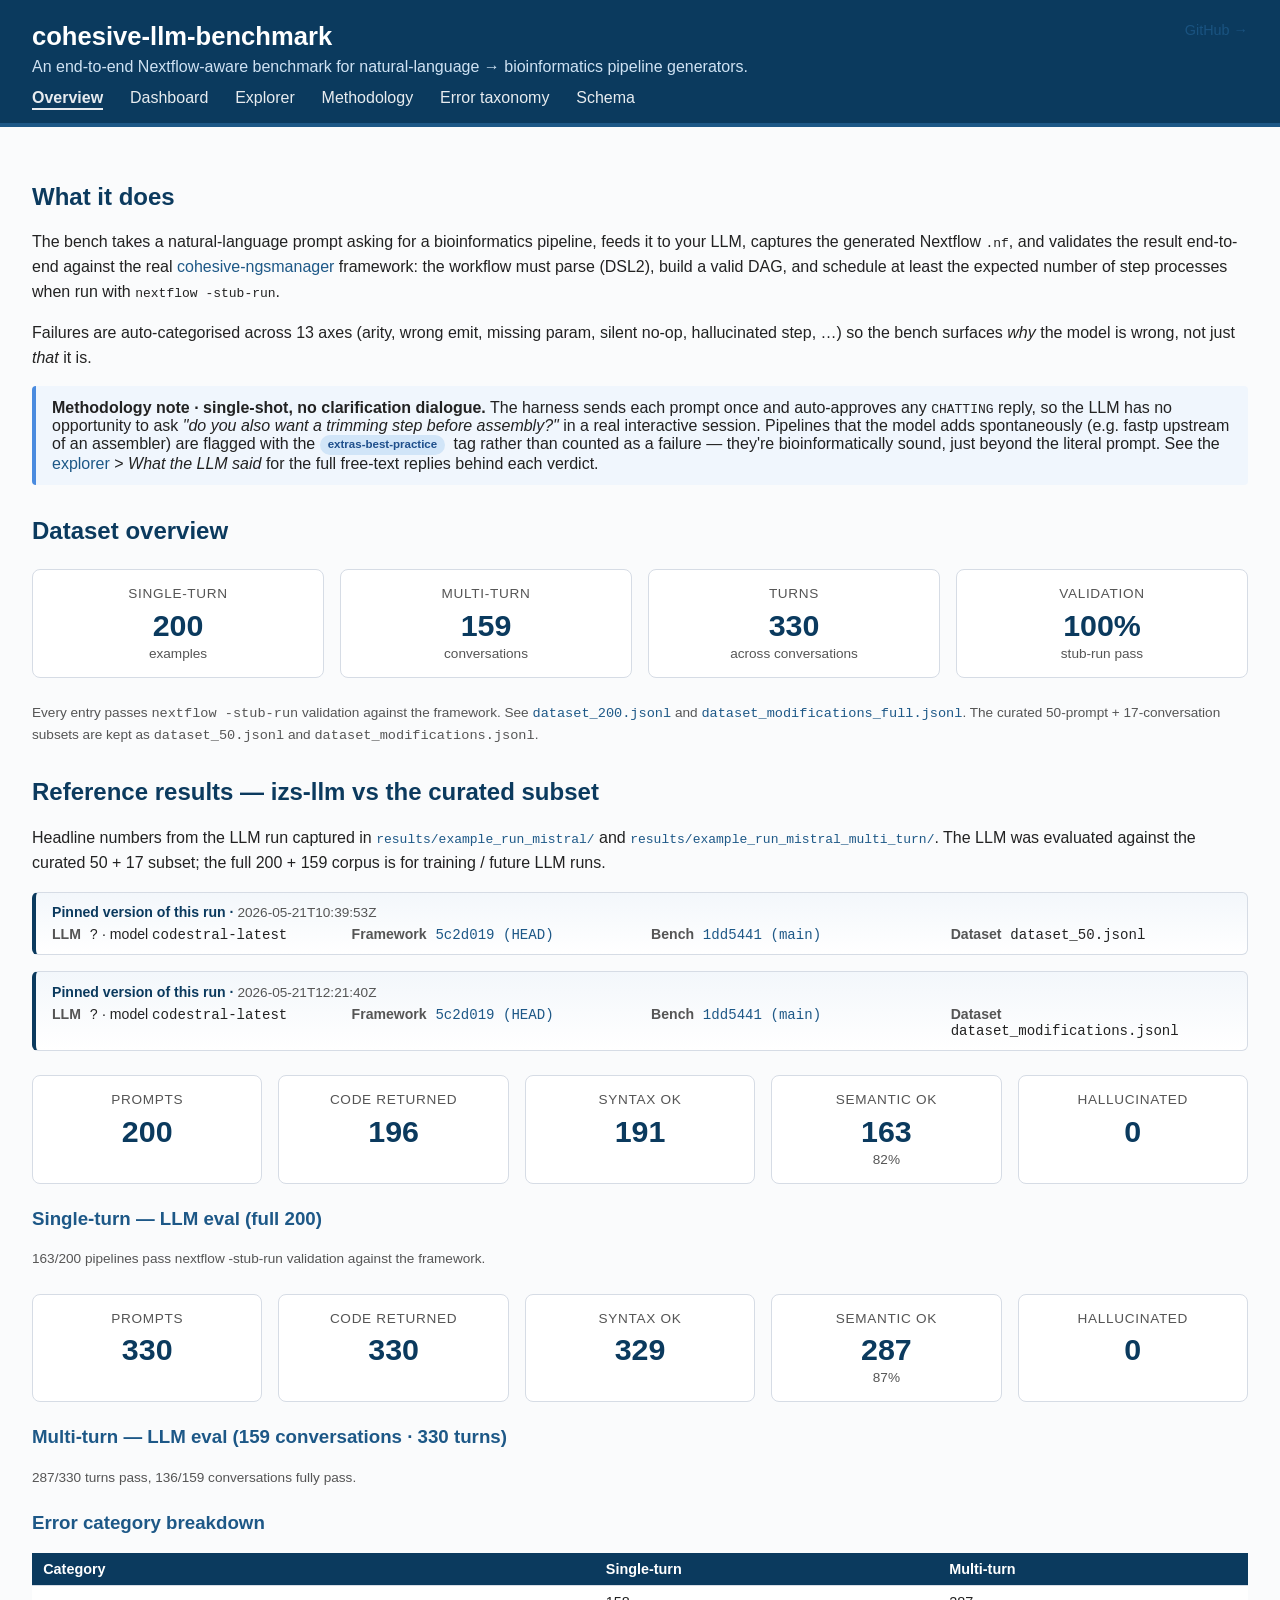
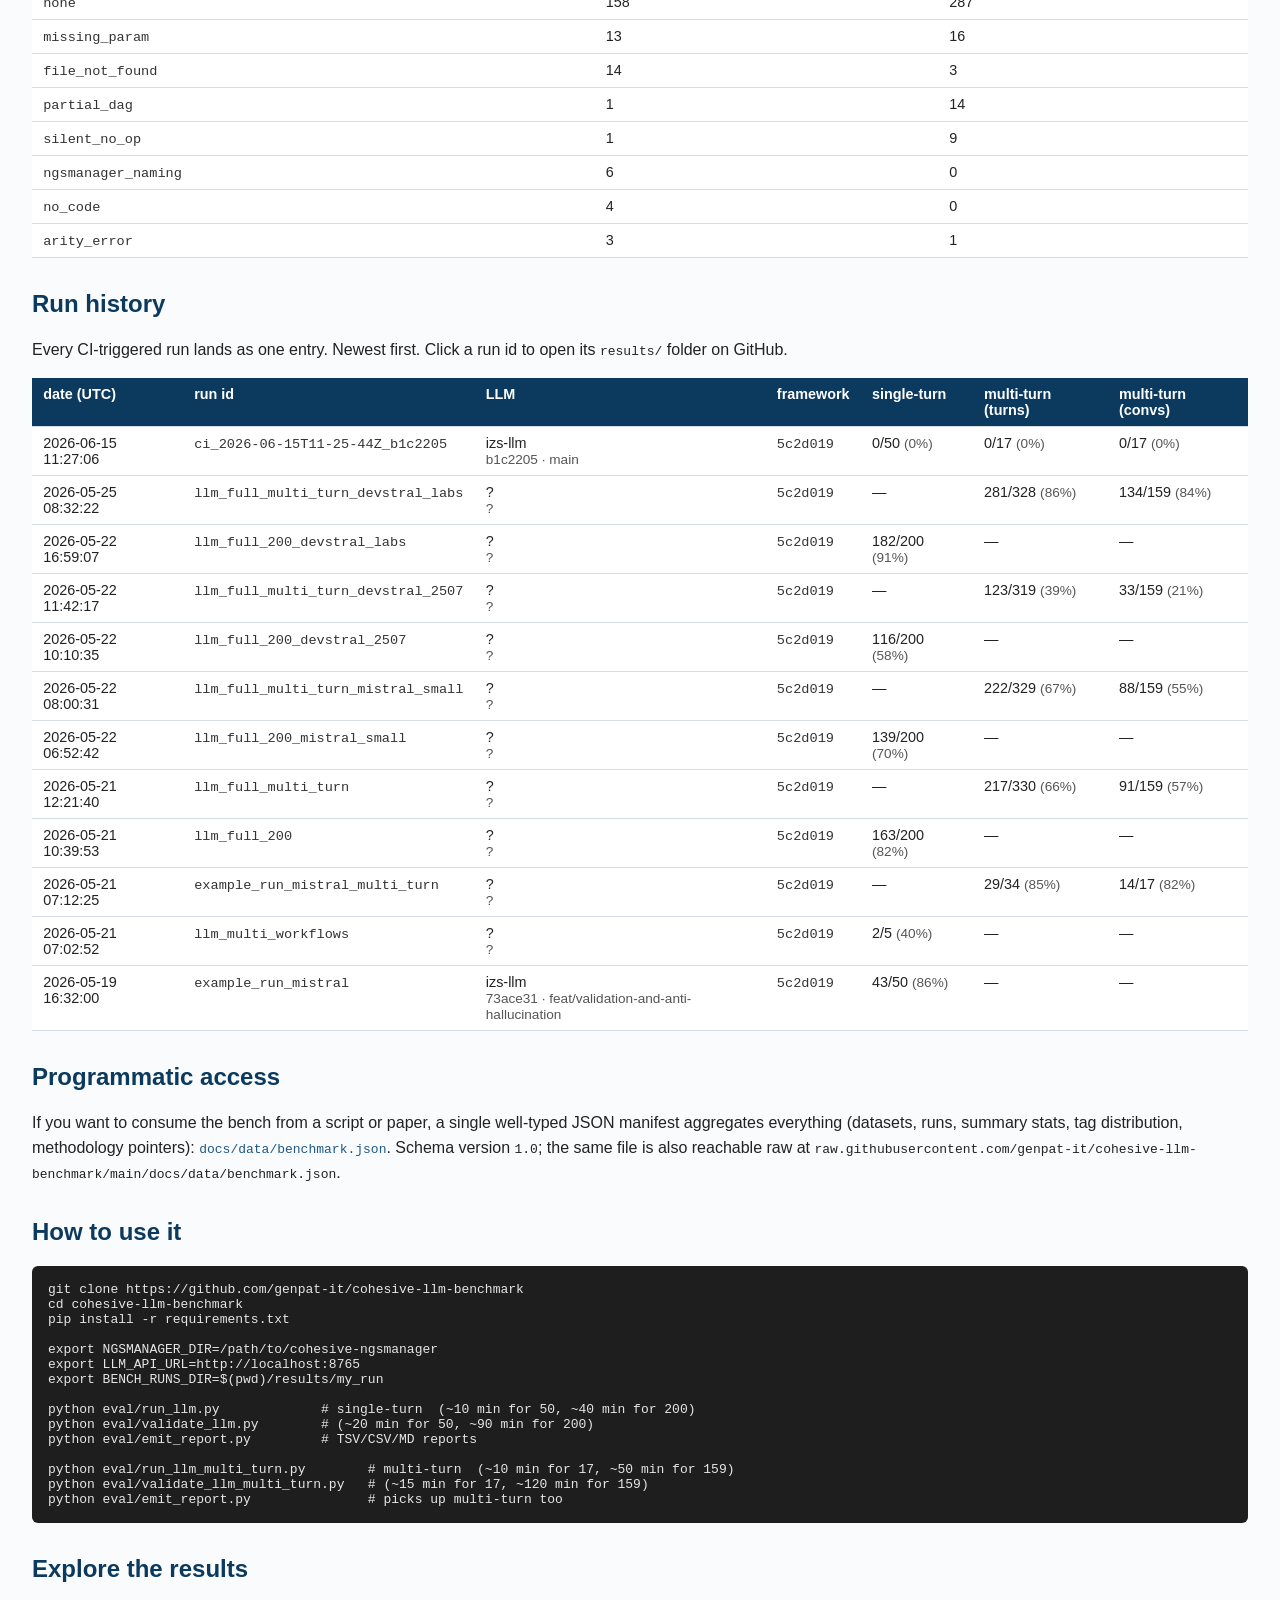
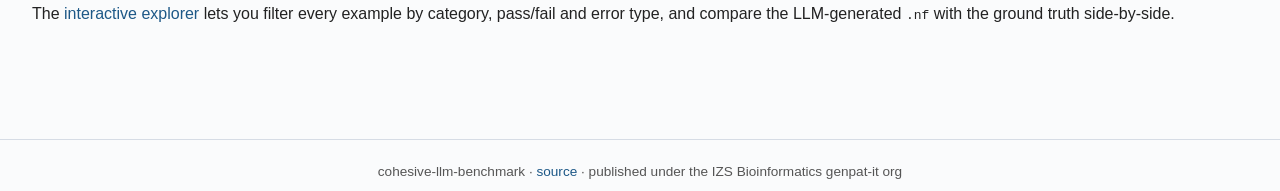
<file: docs/index.html>
<!doctype html>
<html lang="en">
<head>
<meta charset="utf-8">
<meta name="viewport" content="width=device-width, initial-scale=1">
<title>cohesive-llm-benchmark</title>
<link rel="stylesheet" href="assets/style.css">
</head>
<body>
<header>
  <a class="github-link" href="https://github.com/genpat-it/cohesive-llm-benchmark" target="_blank">GitHub →</a>
  <h1>cohesive-llm-benchmark</h1>
  <div class="tagline">An end-to-end Nextflow-aware benchmark for natural-language → bioinformatics pipeline generators.</div>
  <nav>
    <a href="./" class="active">Overview</a>
    <a href="dashboard.html">Dashboard</a>
    <a href="explorer.html">Explorer</a>
    <a href="https://github.com/genpat-it/cohesive-llm-benchmark/blob/main/METHODOLOGY.md">Methodology</a>
    <a href="https://github.com/genpat-it/cohesive-llm-benchmark/blob/main/docs/error_taxonomy.md">Error taxonomy</a>
    <a href="https://github.com/genpat-it/cohesive-llm-benchmark/blob/main/docs/dataset_schema.md">Schema</a>
  </nav>
</header>

<main>
  <h2>What it does</h2>
  <p>The bench takes a natural-language prompt asking for a bioinformatics pipeline, feeds it to your LLM, captures the generated Nextflow <code>.nf</code>, and validates the result end-to-end against the real <a href="https://github.com/genpat-it/cohesive-ngsmanager">cohesive-ngsmanager</a> framework: the workflow must parse (DSL2), build a valid DAG, and schedule at least the expected number of step processes when run with <code>nextflow -stub-run</code>.</p>

  <p>Failures are auto-categorised across 13 axes (arity, wrong emit, missing param, silent no-op, hallucinated step, …) so the bench surfaces <em>why</em> the model is wrong, not just <em>that</em> it is.</p>

  <div class="callout" style="border-left: 4px solid #4a8bdf; background: #f0f6fd; padding: 0.8rem 1rem; margin: 1rem 0; border-radius: 4px;">
    <strong>Methodology note · single-shot, no clarification dialogue.</strong>
    The harness sends each prompt once and auto-approves any <code>CHATTING</code>
    reply, so the LLM has no opportunity to ask <em>"do you also want a trimming
    step before assembly?"</em> in a real interactive session. Pipelines that the
    model adds spontaneously (e.g. fastp upstream of an assembler) are flagged
    with the <span class="tag extras-best-practice">extras-best-practice</span>
    tag rather than counted as a failure — they're bioinformatically sound,
    just beyond the literal prompt. See the
    <a href="explorer.html">explorer</a> &gt; <em>What the LLM said</em> for the
    full free-text replies behind each verdict.
  </div>

  <h2>Dataset overview</h2>
  <div class="metrics" id="metrics-dataset"></div>
  <p class="muted">Every entry passes <code>nextflow -stub-run</code> validation against the framework. See
    <a href="https://github.com/genpat-it/cohesive-llm-benchmark/blob/main/dataset/dataset_200.jsonl"><code>dataset_200.jsonl</code></a>
    and
    <a href="https://github.com/genpat-it/cohesive-llm-benchmark/blob/main/dataset/dataset_modifications_full.jsonl"><code>dataset_modifications_full.jsonl</code></a>.
    The curated 50-prompt + 17-conversation subsets are kept as
    <code>dataset_50.jsonl</code> and <code>dataset_modifications.jsonl</code>.</p>

  <h2>Reference results — izs-llm vs the curated subset</h2>
  <p>Headline numbers from the LLM run captured in
    <a href="https://github.com/genpat-it/cohesive-llm-benchmark/tree/main/results/example_run_mistral"><code>results/example_run_mistral/</code></a>
    and
    <a href="https://github.com/genpat-it/cohesive-llm-benchmark/tree/main/results/example_run_mistral_multi_turn"><code>results/example_run_mistral_multi_turn/</code></a>.
    The LLM was evaluated against the curated 50 + 17 subset; the full 200 + 159 corpus is for training / future LLM runs.</p>

  <div id="version-banners"></div>

  <div class="metrics" id="metrics-single"></div>
  <h3>Single-turn — LLM eval (full 200)</h3>
  <p id="single-summary" class="muted">loading…</p>

  <div class="metrics" id="metrics-multi"></div>
  <h3>Multi-turn — LLM eval (159 conversations · 330 turns)</h3>
  <p id="multi-summary" class="muted">loading…</p>

  <h3>Error category breakdown</h3>
  <table class="bench" id="errors-table">
    <thead><tr><th>Category</th><th>Single-turn</th><th>Multi-turn</th></tr></thead>
    <tbody></tbody>
  </table>

  <h2>Run history</h2>
  <p>Every CI-triggered run lands as one entry. Newest first. Click a run id to open its <code>results/</code> folder on GitHub.</p>
  <table class="bench" id="history-table">
    <thead><tr><th>date (UTC)</th><th>run id</th><th>LLM</th><th>framework</th><th>single-turn</th><th>multi-turn (turns)</th><th>multi-turn (convs)</th></tr></thead>
    <tbody><tr><td colspan="7"><em>loading…</em></td></tr></tbody>
  </table>

  <h2>Programmatic access</h2>
  <p>If you want to consume the bench from a script or paper, a single
    well-typed JSON manifest aggregates everything (datasets, runs, summary
    stats, tag distribution, methodology pointers):
    <a href="data/benchmark.json"><code>docs/data/benchmark.json</code></a>.
    Schema version <code>1.0</code>; the same file is also reachable raw at
    <code>raw.githubusercontent.com/genpat-it/cohesive-llm-benchmark/main/docs/data/benchmark.json</code>.
  </p>

  <h2>How to use it</h2>
  <pre style="background: var(--code-bg); color: var(--code-fg); padding: 1rem; border-radius: 6px; overflow-x: auto;">
git clone https://github.com/genpat-it/cohesive-llm-benchmark
cd cohesive-llm-benchmark
pip install -r requirements.txt

export NGSMANAGER_DIR=/path/to/cohesive-ngsmanager
export LLM_API_URL=http://localhost:8765
export BENCH_RUNS_DIR=$(pwd)/results/my_run

python eval/run_llm.py             # single-turn  (~10 min for 50, ~40 min for 200)
python eval/validate_llm.py        # (~20 min for 50, ~90 min for 200)
python eval/emit_report.py         # TSV/CSV/MD reports

python eval/run_llm_multi_turn.py        # multi-turn  (~10 min for 17, ~50 min for 159)
python eval/validate_llm_multi_turn.py   # (~15 min for 17, ~120 min for 159)
python eval/emit_report.py               # picks up multi-turn too</pre>

  <h2>Explore the results</h2>
  <p>The <a href="explorer.html">interactive explorer</a> lets you filter every example by category, pass/fail and error type, and compare the LLM-generated <code>.nf</code> with the ground truth side-by-side.</p>
</main>

<footer>
  cohesive-llm-benchmark · <a href="https://github.com/genpat-it/cohesive-llm-benchmark">source</a> · published under the IZS Bioinformatics genpat-it org
</footer>

<script src="assets/app.js"></script>
<script>
(async function () {
  try {
    const [vSingle, vMulti, mSingle, mMulti,
           dsSingleFull, dsMultiFull] = await Promise.all([
      // Headline KPIs come from the FULL LLM eval (200 + 330 turns)
      loadJsonl("data/llm_full_200_verdicts_augmented.jsonl"),
      loadJsonl("data/llm_full_multi_turn_verdicts_augmented.jsonl"),
      loadMeta("data/llm_full_200_metadata.json"),
      loadMeta("data/llm_full_multi_turn_metadata.json"),
      loadJsonl("data/dataset_200.jsonl").catch(() => []),
      loadJsonl("data/dataset_modifications_full.jsonl").catch(() => []),
    ]);

    // ----- dataset overview cards
    const dsTotal = dsSingleFull.length;
    const convs = dsMultiFull.length;
    let turns = 0;
    for (const c of dsMultiFull) turns += (c.turns || []).length;
    const dsBox = document.getElementById("metrics-dataset");
    if (dsBox) {
      dsBox.innerHTML = `
        <div class="card"><div class="label">single-turn</div><div class="value">${dsTotal}</div><div class="sub">examples</div></div>
        <div class="card"><div class="label">multi-turn</div><div class="value">${convs}</div><div class="sub">conversations</div></div>
        <div class="card"><div class="label">turns</div><div class="value">${turns}</div><div class="sub">across conversations</div></div>
        <div class="card"><div class="label">validation</div><div class="value">100%</div><div class="sub">stub-run pass</div></div>
      `;
    }

    // version-pin banners (one per corpus if available)
    const vb = document.getElementById("version-banners");
    if (vb) {
      vb.innerHTML = (metaBanner(mSingle, "dataset_50.jsonl") || "") +
                     (metaBanner(mMulti, "dataset_modifications.jsonl") || "");
    }

    function renderCards(target, s) {
      target.innerHTML = `
        <div class="card"><div class="label">prompts</div><div class="value">${s.total}</div></div>
        <div class="card"><div class="label">code returned</div><div class="value">${s.code}</div></div>
        <div class="card"><div class="label">syntax OK</div><div class="value">${s.syntax}</div></div>
        <div class="card"><div class="label">semantic OK</div><div class="value">${s.semantic}</div><div class="sub">${s.pct}%</div></div>
        <div class="card"><div class="label">hallucinated</div><div class="value">${s.hallucinated}</div></div>`;
    }

    const sStats = summaryStats(vSingle);
    renderCards(document.getElementById("metrics-single"), sStats);
    document.getElementById("single-summary").textContent =
      `${sStats.semantic}/${sStats.total} pipelines pass nextflow -stub-run validation against the framework.`;

    const mStats = summaryStats(vMulti);
    renderCards(document.getElementById("metrics-multi"), mStats);
    const convCount = new Set(vMulti.map(v => v.conv_id)).size;
    const fullyOk = (function () {
      const by = {};
      for (const v of vMulti) (by[v.conv_id] = by[v.conv_id] || []).push(v);
      return Object.values(by).filter(rs => rs.every(r => r.semantic_valid)).length;
    })();
    document.getElementById("multi-summary").textContent =
      `${sStats.total ? mStats.semantic + "/" + mStats.total : "0/0"} turns pass, ${fullyOk}/${convCount} conversations fully pass.`;

    // error breakdown table
    const eSingle = Object.fromEntries(errorBreakdown(vSingle));
    const eMulti = Object.fromEntries(errorBreakdown(vMulti));
    const allCats = Array.from(new Set([...Object.keys(eSingle), ...Object.keys(eMulti)]));
    allCats.sort((a, b) => (eSingle[b] || 0) + (eMulti[b] || 0) - (eSingle[a] || 0) - (eMulti[a] || 0));
    const tbody = document.querySelector("#errors-table tbody");
    tbody.innerHTML = allCats.map(c =>
      `<tr><td><code>${esc(c)}</code></td><td>${eSingle[c] || 0}</td><td>${eMulti[c] || 0}</td></tr>`
    ).join("");

    // run history
    try {
      const hist = await loadJsonl("data/history.jsonl");
      const histTbody = document.querySelector("#history-table tbody");
      if (!hist.length) {
        histTbody.innerHTML = "<tr><td colspan=7><em>no runs recorded yet</em></td></tr>";
      } else {
        histTbody.innerHTML = hist.map(e => {
          const dt = (e.run_started_at || "").replace("T", " ").replace("Z", "");
          const llm = e.llm || {}, fw = e.framework || {};
          const st = e.single_turn, mt = e.multi_turn;
          const runUrl = `https://github.com/genpat-it/cohesive-llm-benchmark/tree/main/results/${esc(e.run_id)}`;
          return `<tr>
            <td>${esc(dt)}</td>
            <td><a href="${runUrl}" target="_blank"><code>${esc(e.run_id)}</code></a></td>
            <td>${llm.name ? esc(llm.name) : "?"}<br><span class="muted">${esc(llm.short_commit || "?")}${llm.branch ? " · " + esc(llm.branch) : ""}</span></td>
            <td><code>${esc(fw.short_commit || "?")}</code></td>
            <td>${st ? `${st.passed}/${st.total} <span class="muted">(${st.pct}%)</span>` : "—"}</td>
            <td>${mt ? `${mt.passed}/${mt.total} <span class="muted">(${mt.pct}%)</span>` : "—"}</td>
            <td>${mt && mt.convs_total ? `${mt.convs_full_pass}/${mt.convs_total} <span class="muted">(${mt.convs_pct}%)</span>` : "—"}</td>
          </tr>`;
        }).join("");
      }
    } catch (err) {
      document.querySelector("#history-table tbody").innerHTML =
        `<tr><td colspan=7><em>Failed to load history: ${esc(err.message)}</em></td></tr>`;
    }
  } catch (err) {
    console.error(err);
    document.getElementById("single-summary").textContent = "Failed to load data: " + err.message;
  }
})();
</script>
</body>
</html>
</file>
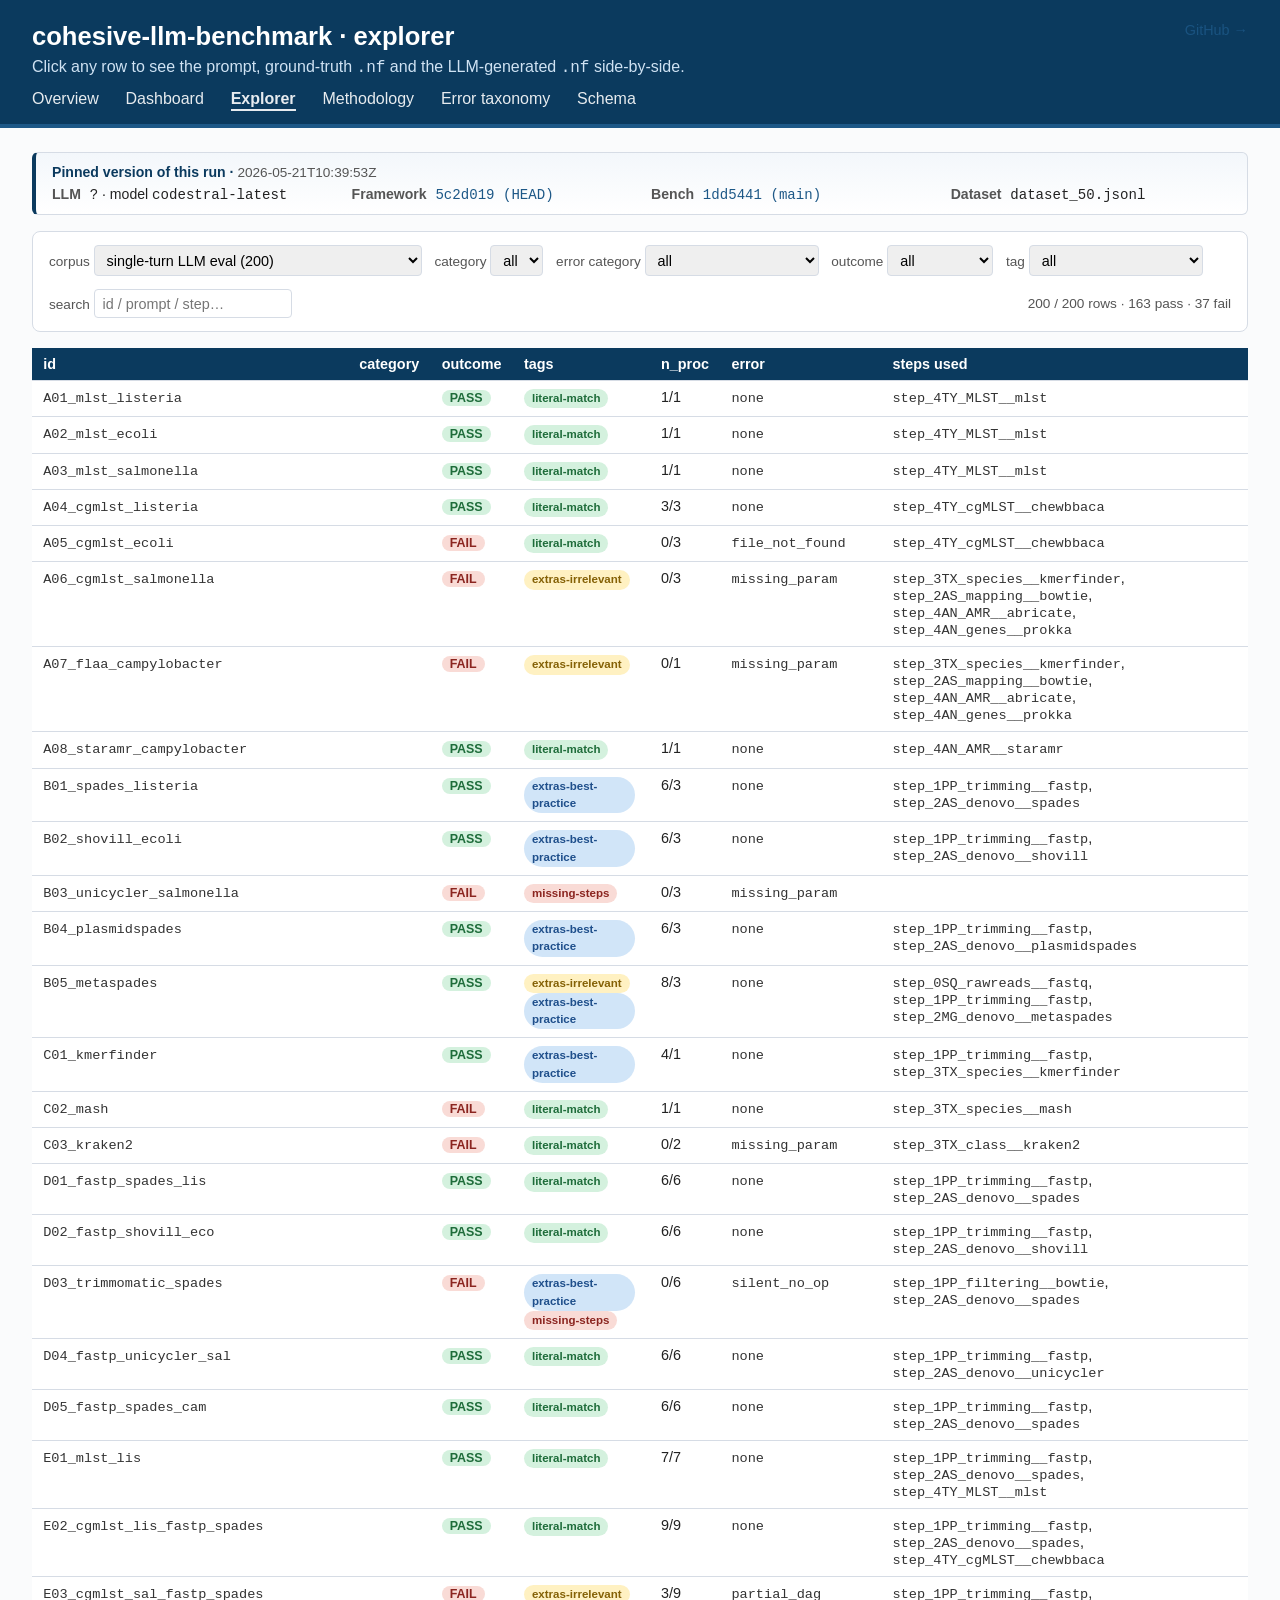
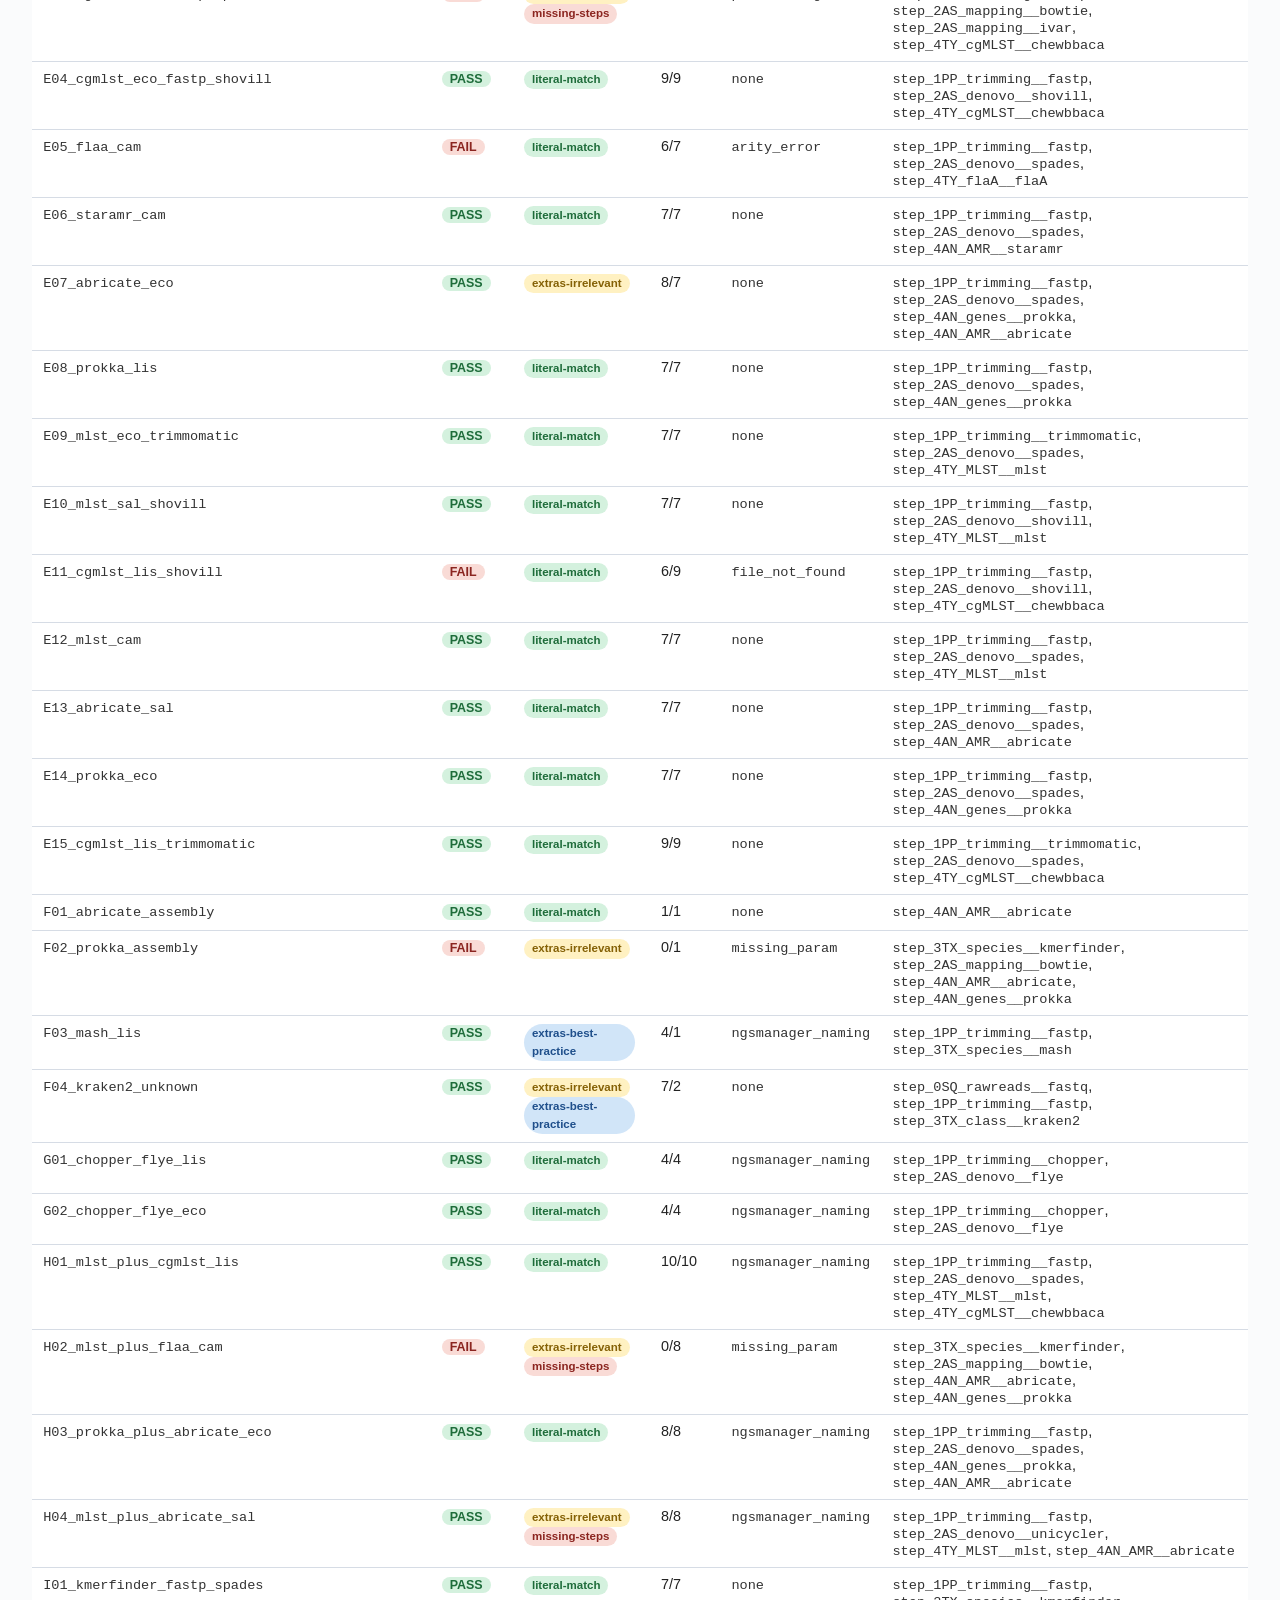
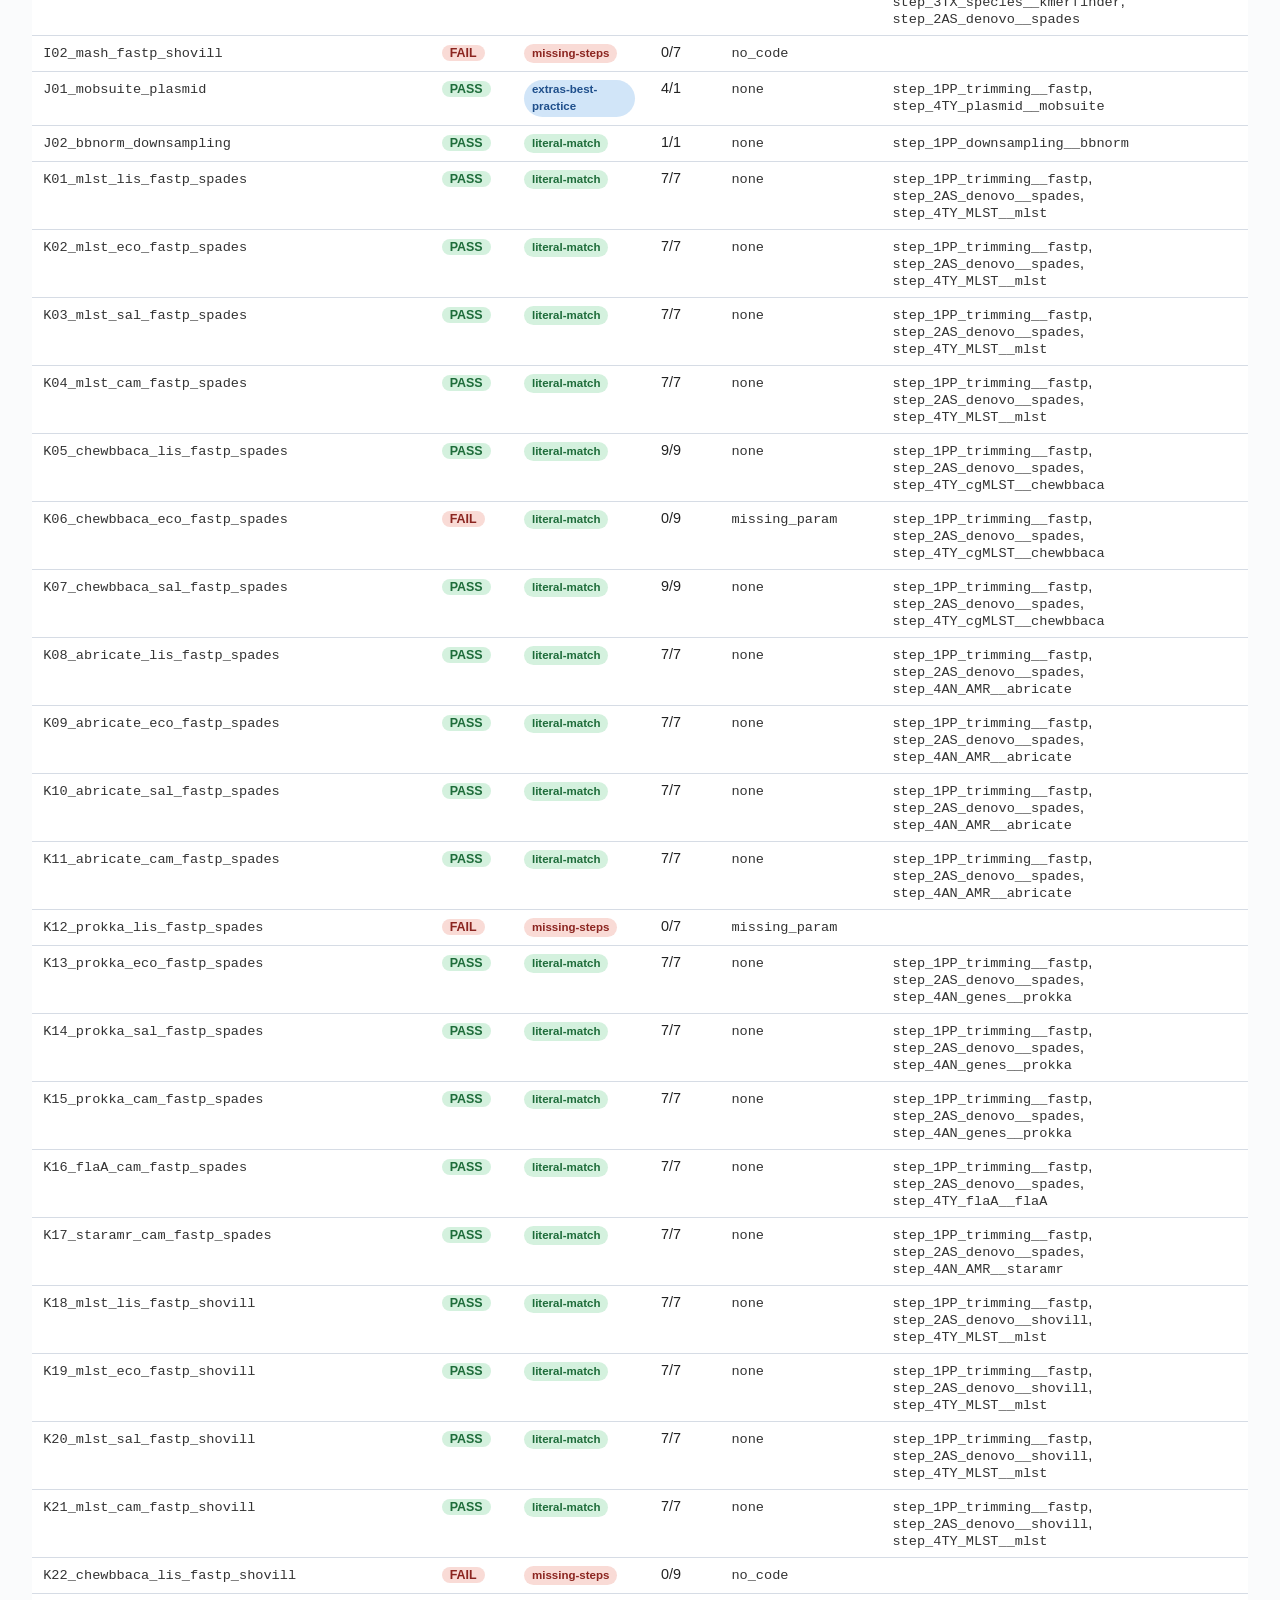
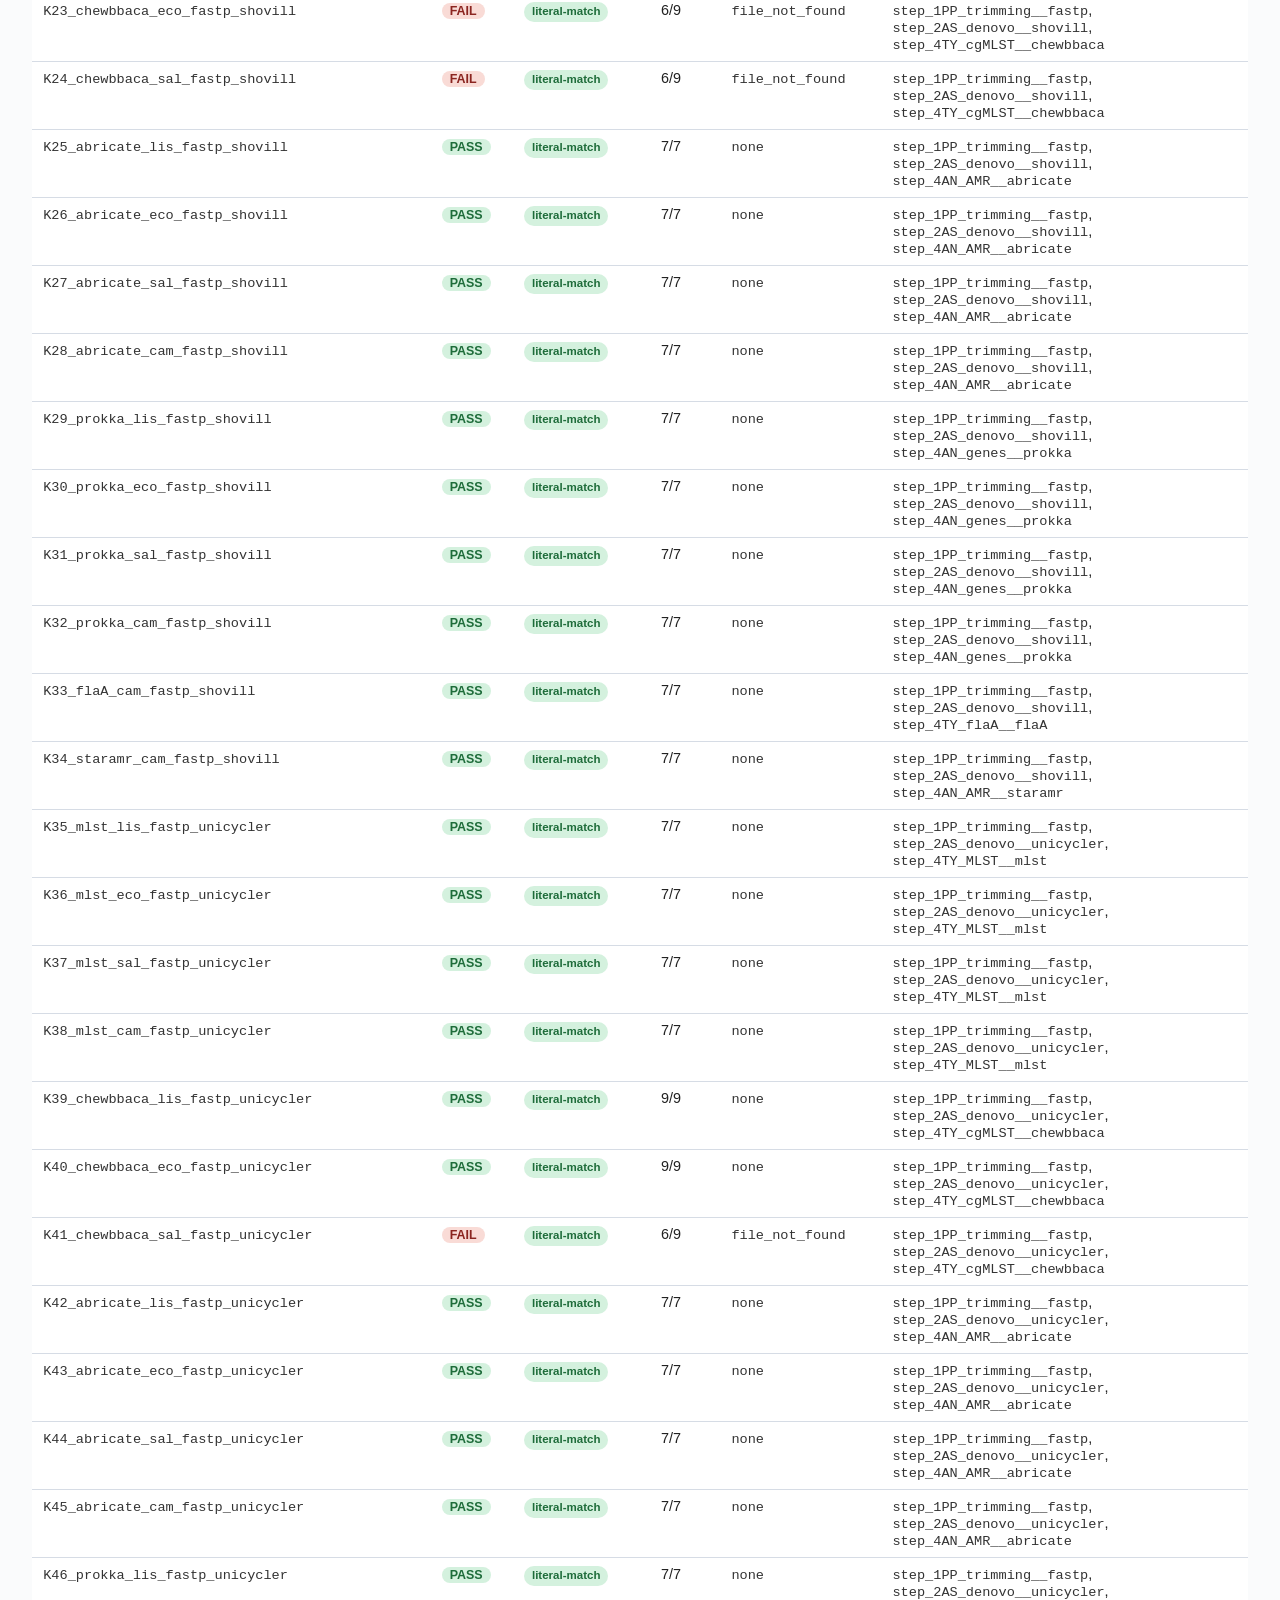
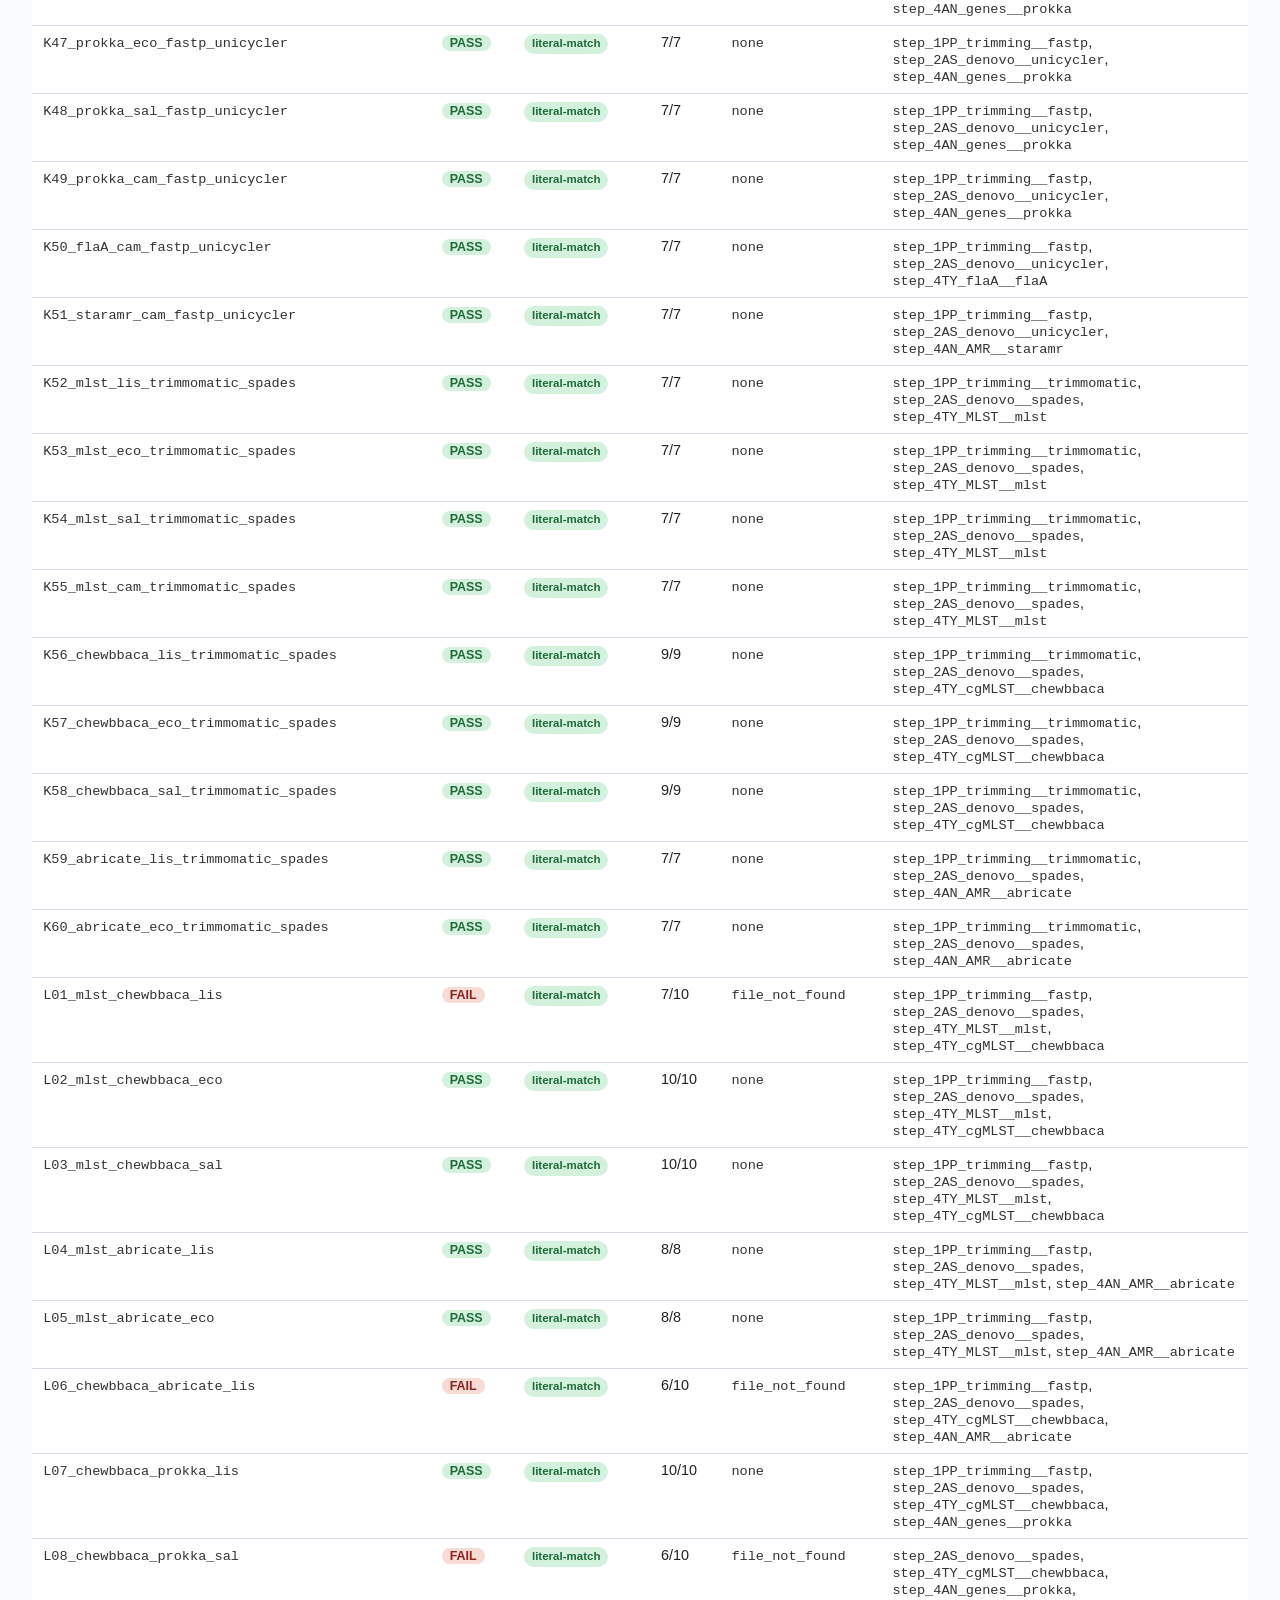
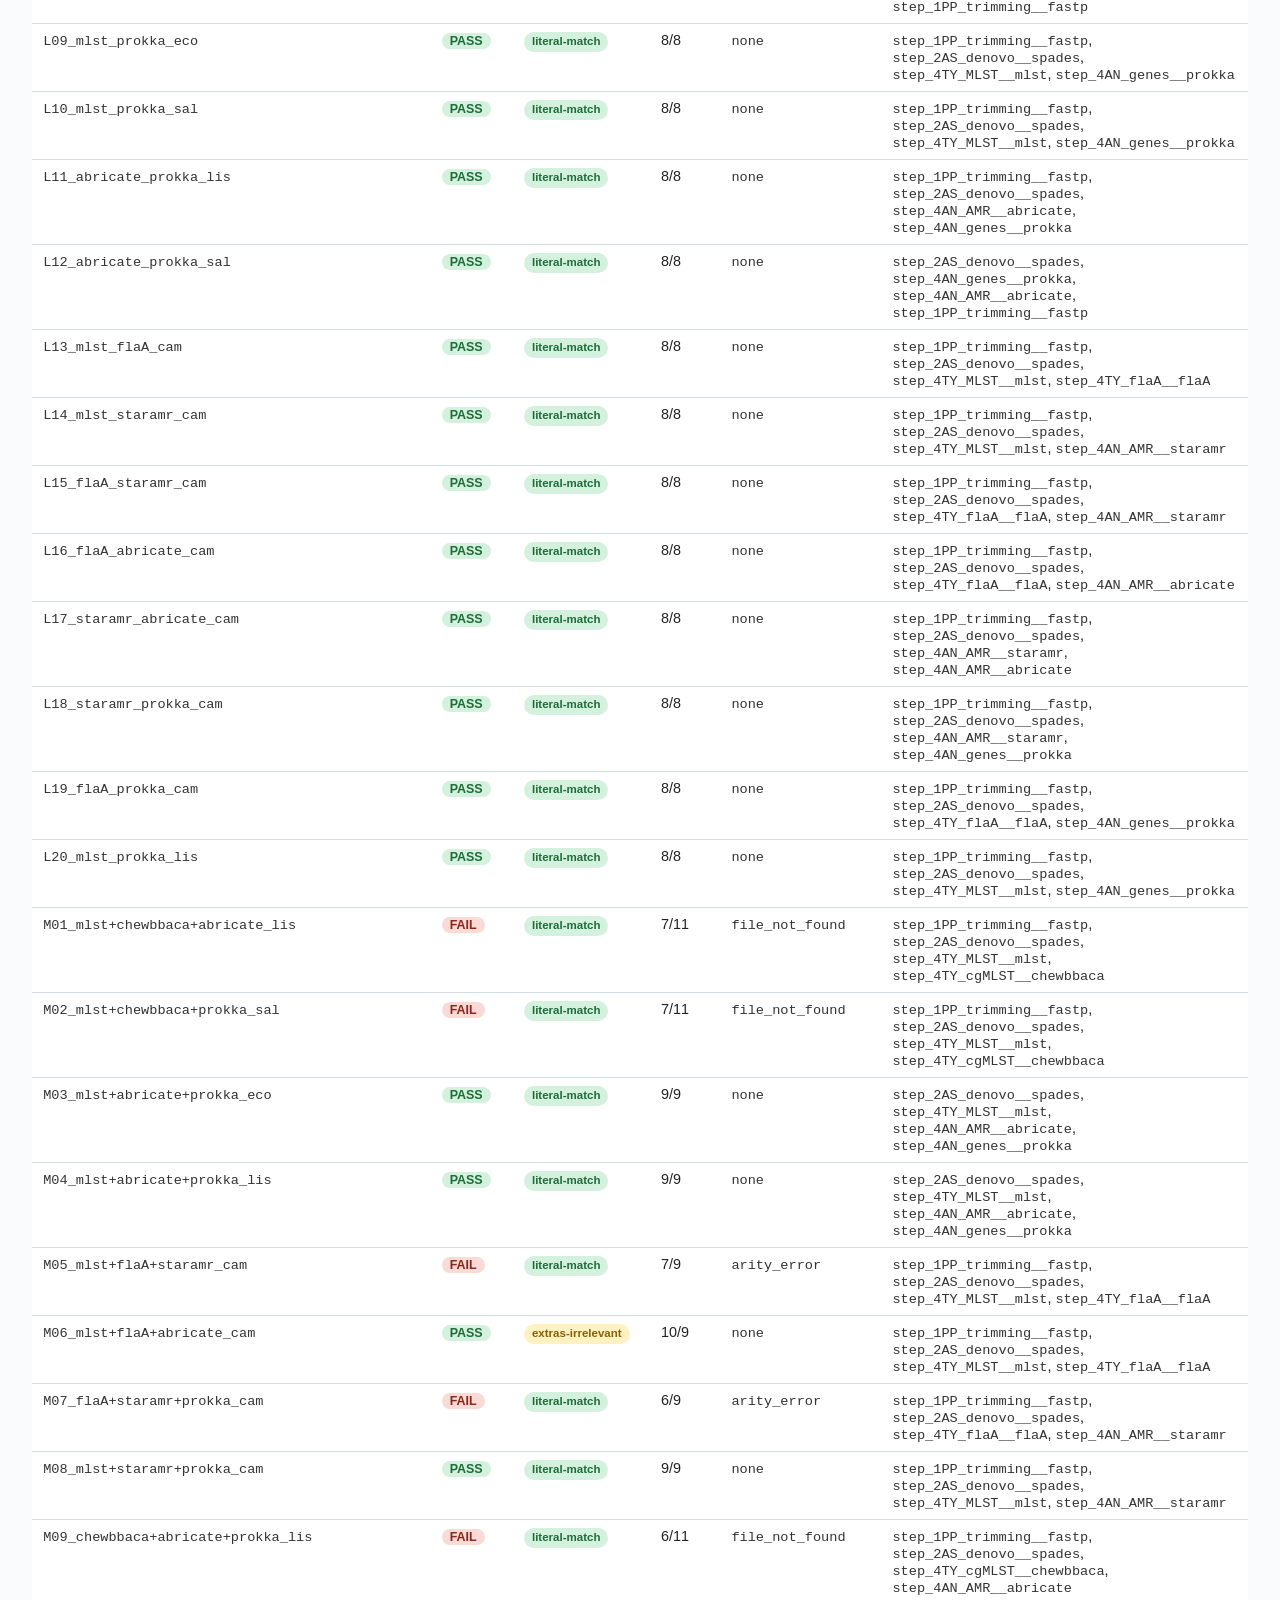
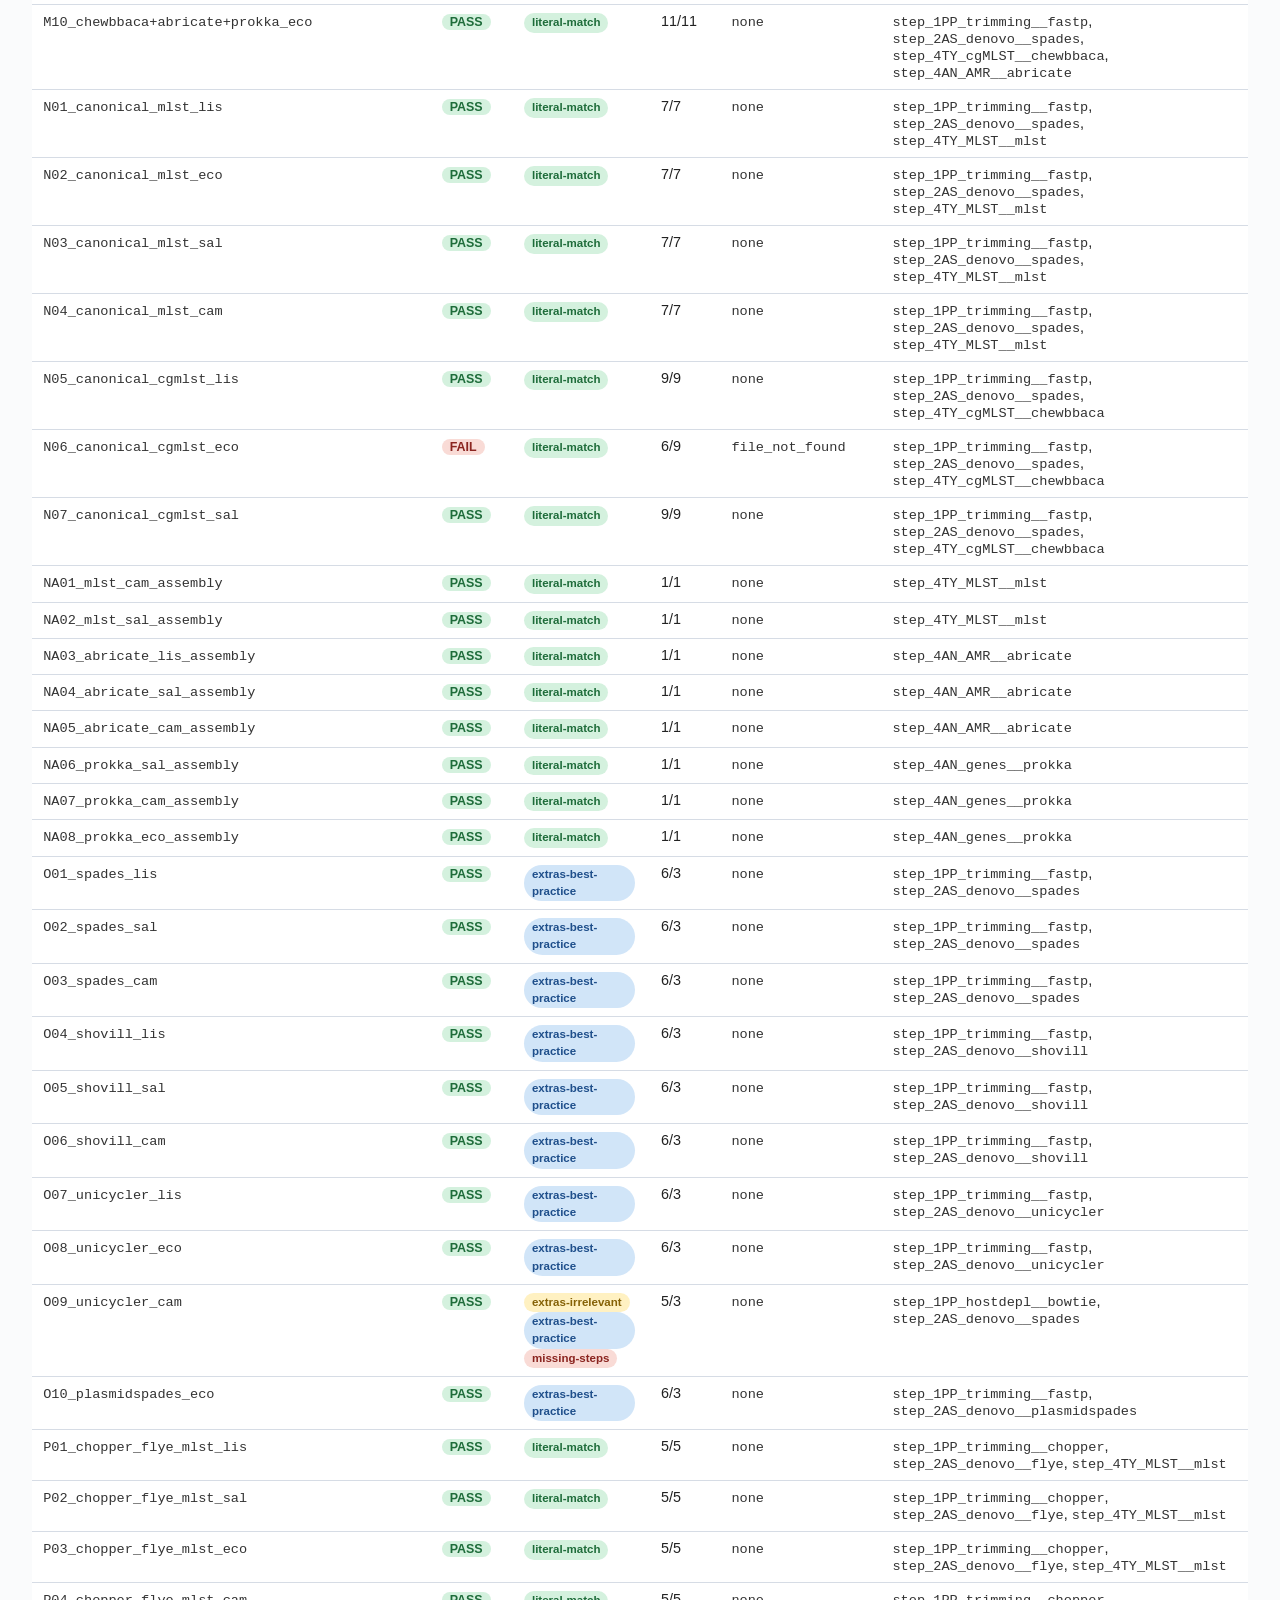
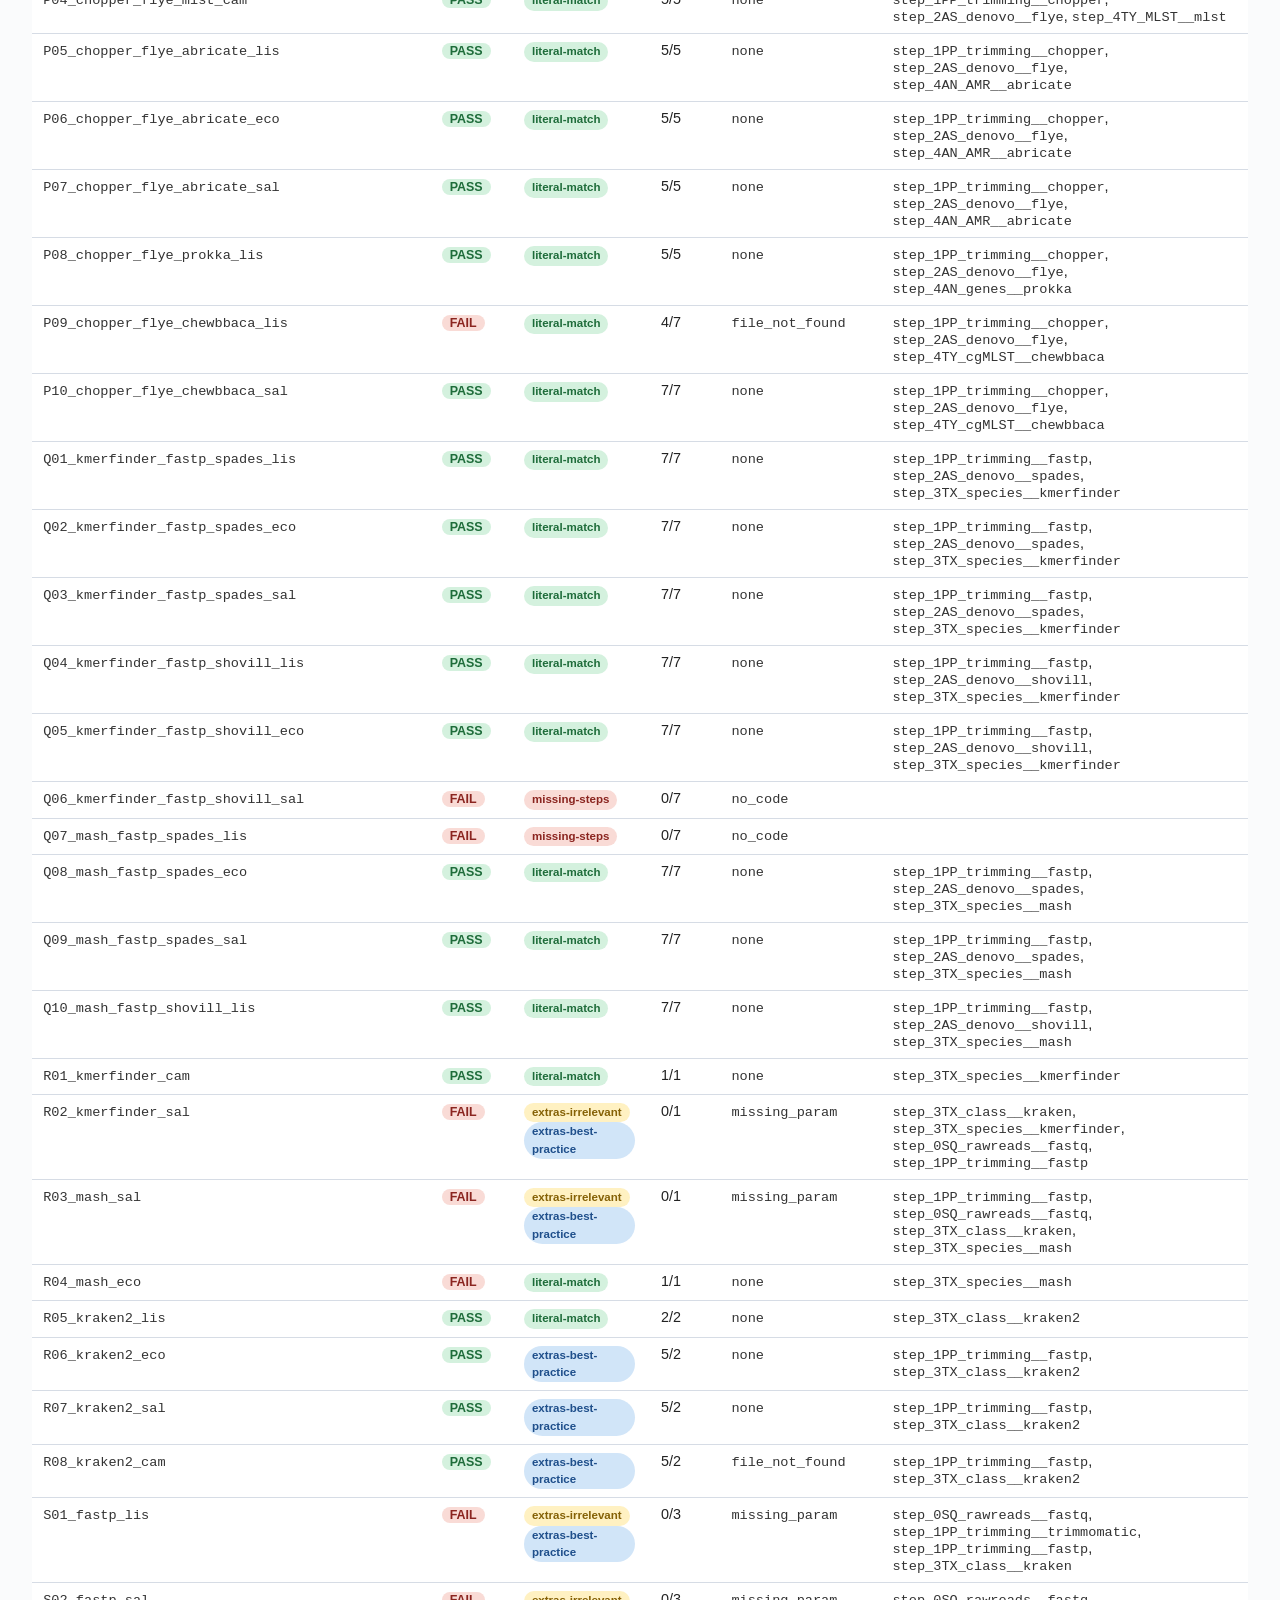
<file: docs/explorer.html>
<!doctype html>
<html lang="en">
<head>
<meta charset="utf-8">
<meta name="viewport" content="width=device-width, initial-scale=1">
<title>Explorer · cohesive-llm-benchmark</title>
<link rel="stylesheet" href="assets/style.css">
</head>
<body>
<header>
  <a class="github-link" href="https://github.com/genpat-it/cohesive-llm-benchmark" target="_blank">GitHub →</a>
  <h1>cohesive-llm-benchmark · explorer</h1>
  <div class="tagline">Click any row to see the prompt, ground-truth <code>.nf</code> and the LLM-generated <code>.nf</code> side-by-side.</div>
  <nav>
    <a href="./">Overview</a>
    <a href="dashboard.html">Dashboard</a>
    <a href="explorer.html" class="active">Explorer</a>
    <a href="https://github.com/genpat-it/cohesive-llm-benchmark/blob/main/METHODOLOGY.md">Methodology</a>
    <a href="https://github.com/genpat-it/cohesive-llm-benchmark/blob/main/docs/error_taxonomy.md">Error taxonomy</a>
    <a href="https://github.com/genpat-it/cohesive-llm-benchmark/blob/main/docs/dataset_schema.md">Schema</a>
  </nav>
</header>

<main>
  <div id="version-banner"></div>
  <div class="filters">
    <label>corpus
      <select id="corpus">
        <optgroup label="LLM eval against the FULL corpus">
          <option value="full200">single-turn LLM eval (200)</option>
          <option value="fullMT">multi-turn LLM eval (159 convs · 330 turns)</option>
          <option value="multiWF">multi-sample workflows LLM eval (5)</option>
        </optgroup>
        <optgroup label="LLM eval against the curated subset">
          <option value="single">single-turn LLM eval (50)</option>
          <option value="multi">multi-turn LLM eval (34 turns)</option>
        </optgroup>
      </select>
    </label>
    <label>category
      <select id="filter-category"><option value="">all</option></select>
    </label>
    <label>error category
      <select id="filter-error"><option value="">all</option></select>
    </label>
    <label>outcome
      <select id="filter-outcome">
        <option value="">all</option>
        <option value="pass">PASS only</option>
        <option value="fail">FAIL only</option>
      </select>
    </label>
    <label>tag
      <select id="filter-tag">
        <option value="">all</option>
        <option value="literal-match">literal-match</option>
        <option value="extras-best-practice">extras-best-practice</option>
        <option value="extras-irrelevant">extras-irrelevant</option>
        <option value="missing-steps">missing-steps</option>
        <option value="hallucinated">hallucinated</option>
        <option value="upstream-rate-limited">upstream-rate-limited</option>
      </select>
    </label>
    <label>search
      <input id="filter-text" type="text" placeholder="id / prompt / step…">
    </label>
    <span class="stat" id="row-stat"></span>
  </div>

  <table class="bench" id="tbl">
    <thead>
      <tr>
        <th>id</th>
        <th>category</th>
        <th>outcome</th>
        <th>tags</th>
        <th>n_proc</th>
        <th>error</th>
        <th>steps used</th>
      </tr>
    </thead>
    <tbody></tbody>
  </table>

</main>

<footer>
  cohesive-llm-benchmark · <a href="https://github.com/genpat-it/cohesive-llm-benchmark">source</a>
</footer>

<script src="assets/app.js"></script>
<script>
let ALL = { single: [], multi: [], full200: [], fullMT: [], multiWF: [] };
let META = { single: null, multi: null, full200: null, fullMT: null, multiWF: null };
let CUR = "full200";

function flattenDatasetForExplorer(raw) {
  // Make dataset entries look enough like verdicts that render() can reuse the
  // table layout, but DO NOT pretend the LLM was tested -- set is_dataset_only=true
  // and leave the verdict-side fields null so the UI can render a "GT only"
  // indicator instead of a misleading PASS.
  const rows = [];
  for (const d of raw) {
    if (Array.isArray(d.turns)) {
      d.turns.forEach((t, i) => {
        rows.push({
          id: `${d.id}_t${i + 1}`,
          conv_id: d.id,
          turn_index: i + 1,
          modification_kind: d.modification_kind,
          base_id: d.base_id,
          category: `${d.category}.${d.modification_kind || "?"}`,
          prompt: t.prompt,
          ground_truth_code: t.nextflow_code,
          nextflow_code: null,
          params: t.params,
          expected_processes: t.expected_processes,
          is_dataset_only: true,
        });
      });
    } else {
      rows.push({
        id: d.id,
        category: d.category,
        prompt: d.prompt,
        ground_truth_code: d.nextflow_code,
        nextflow_code: null,
        params: d.params,
        expected_processes: d.validation?.expected_processes,
        is_dataset_only: true,
      });
    }
  }
  return rows;
}

async function init() {
  const [vSingle, vMulti, mSingle, mMulti,
         vFull200, vFullMT, mFull200, mFullMT,
         vMultiWF, mMultiWF] = await Promise.all([
    loadJsonl(DATA.SINGLE_TURN_VERDICTS),
    loadJsonl(DATA.MULTI_TURN_VERDICTS),
    loadMeta(DATA.SINGLE_TURN_METADATA),
    loadMeta(DATA.MULTI_TURN_METADATA),
    loadJsonl(DATA.FULL_SINGLE_VERDICTS).catch(() => []),
    loadJsonl(DATA.FULL_MULTI_VERDICTS).catch(() => []),
    loadMeta("data/llm_full_200_metadata.json"),
    loadMeta("data/llm_full_multi_turn_metadata.json"),
    loadJsonl("data/llm_multi_workflows_verdicts_augmented.jsonl").catch(() => []),
    loadMeta("data/llm_multi_workflows_metadata.json").catch(() => null),
  ]);
  ALL.single  = vSingle;  ALL.multi   = vMulti;
  ALL.full200 = vFull200; ALL.fullMT  = vFullMT;
  ALL.multiWF = vMultiWF;
  META.single = mSingle;  META.multi  = mMulti;
  META.full200 = mFull200; META.fullMT = mFullMT;
  META.multiWF = mMultiWF;

  // honour deep link in URL hash:  #corpus/row-id
  const m = (location.hash || "").match(/^#([^/]+)\/(.+)$/);
  if (m) {
    const [, c, rid] = m;
    if (c in ALL) {
      CUR = c;
      document.getElementById("corpus").value = c;
    }
    rebuildSelectors();
    updateBanner();
    render();
    // expand the requested row, if it's currently visible in the table
    const tr = document.querySelector(`#tbl tbody tr[data-id="${CSS.escape(rid)}"]`);
    if (tr) tr.click();
  } else {
    rebuildSelectors();
    updateBanner();
    render();
  }
}

window.addEventListener("hashchange", () => {
  // Re-process the hash on browser back/forward
  const m = (location.hash || "").match(/^#([^/]+)\/(.+)$/);
  if (!m) return;
  const [, c, rid] = m;
  if (c in ALL && c !== CUR) {
    CUR = c;
    document.getElementById("corpus").value = c;
    rebuildSelectors();
    updateBanner();
    render();
  }
  const tr = document.querySelector(`#tbl tbody tr[data-id="${CSS.escape(rid)}"]`);
  if (tr && !tr.classList.contains("active-row")) tr.click();
});

function updateBanner() {
  const dsName = {
    "single":  "dataset_50.jsonl",
    "multi":   "dataset_modifications.jsonl",
    "full200": "dataset_200.jsonl",
    "fullMT":  "dataset_modifications_full.jsonl",
    "multiWF": "dataset_205.jsonl (X* subset)",
  }[CUR] || "?";
  const banner = document.getElementById("version-banner");
  banner.innerHTML = metaBanner(META[CUR], dsName);
}

function active() { return ALL[CUR]; }

function rebuildSelectors() {
  const data = active();
  const cats = Array.from(new Set(data.map(d => d.category))).filter(Boolean).sort();
  const errs = Array.from(new Set(data.map(d => d.error_category))).filter(Boolean).sort();
  const catSel = document.getElementById("filter-category");
  const errSel = document.getElementById("filter-error");
  catSel.innerHTML = '<option value="">all</option>' + cats.map(c => `<option value="${esc(c)}">${esc(c)}</option>`).join("");
  errSel.innerHTML = '<option value="">all</option>' + errs.map(c => `<option value="${esc(c)}">${esc(c)}</option>`).join("");
}

function render() {
  const data = active();
  const fc = document.getElementById("filter-category").value;
  const fe = document.getElementById("filter-error").value;
  const fo = document.getElementById("filter-outcome").value;
  const ftag = document.getElementById("filter-tag").value;
  const ft = document.getElementById("filter-text").value.toLowerCase();

  const rows = data.filter(d => {
    if (fc && d.category !== fc) return false;
    if (fe && d.error_category !== fe) return false;
    if (fo === "pass" && !d.semantic_valid) return false;
    if (fo === "fail" && d.semantic_valid) return false;
    if (ftag && !(d.verdict_tags || []).includes(ftag)) return false;
    if (ft) {
      const hay = (
        d.id + " " + (d.prompt || "") + " " +
        (d.called_steps || []).join(" ") + " " +
        (d.included_steps || []).join(" ")
      ).toLowerCase();
      if (!hay.includes(ft)) return false;
    }
    return true;
  });

  const tbody = document.querySelector("#tbl tbody");
  tbody.innerHTML = rows.map((d, i) => {
    if (d.is_dataset_only) {
      return `
        <tr data-idx="${i}" data-id="${esc(d.id)}">
          <td><code>${esc(d.id)}</code></td>
          <td>${esc(d.category)}</td>
          <td><span class="pill muted">GT only</span></td>
          <td></td>
          <td>—/${d.expected_processes ?? "?"}</td>
          <td><span class="muted">— not LLM-evaluated —</span></td>
          <td><span class="muted">click to view prompt + ground truth</span></td>
        </tr>`;
    }
    return `
      <tr data-idx="${i}" data-id="${esc(d.id)}">
        <td><code>${esc(d.id)}</code></td>
        <td>${esc(d.category)}</td>
        <td>${passPill(d.semantic_valid)}</td>
        <td>${tagChips(d.verdict_tags)}</td>
        <td>${d.n_processes ?? "?"}/${d.expected_processes ?? "?"}</td>
        <td><code>${esc(d.error_category || "—")}</code></td>
        <td>${(d.called_steps || d.included_steps || []).slice(0, 4).map(s => "<code>" + esc(s) + "</code>").join(", ")}</td>
      </tr>`;
  }).join("");

  const stat = document.getElementById("row-stat");
  if (rows.length && rows[0].is_dataset_only) {
    stat.textContent = `${rows.length} / ${data.length} rows  ·  ground-truth only (no LLM eval against this corpus)`;
  } else {
    stat.textContent = `${rows.length} / ${data.length} rows  ·  ${rows.filter(r => r.semantic_valid).length} pass  ·  ${rows.filter(r => !r.semantic_valid).length} fail`;
  }

  // attach click handlers (skip the inserted detail rows)
  tbody.querySelectorAll("tr:not(.detail-row)").forEach(tr => {
    tr.addEventListener("click", () => showDetail(rows[parseInt(tr.dataset.idx, 10)], tr));
  });
}

function turnBlock(d, isCurrent) {
  if (d.is_dataset_only) {
    return `
      <div class="turn-card ${isCurrent ? 'turn-current' : ''}">
        <div class="turn-header">
          ${d.turn_index ? `<span class="turn-tag">turn ${esc(d.turn_index)}</span>` : ''}
          <span class="turn-prompt">${esc(d.prompt)}</span>
          <span class="turn-status"><span class="pill muted">GT only</span></span>
        </div>
        <div class="turn-meta muted">
          ground-truth example — expected ${d.expected_processes ?? "?"} processes ·
          this corpus has not been LLM-evaluated yet.
        </div>
        <div class="codes" style="grid-template-columns: 1fr">
          <div>
            <div class="label">Ground truth (passes nextflow -stub-run)</div>
            <pre>${esc(d.ground_truth_code || "")}</pre>
          </div>
        </div>
        ${reproduceSnippet(d)}
      </div>`;
  }
  const errCat = d.error_category || "—";
  const llmReply = (d.llm_full_reply || "").trim();
  const trail = (d.llm_turn_logs || []);
  const hasTurnText = trail.some(t => t.llm_reply || t.user_message);
  const trailBlocks = trail.map(t => {
    const head = `turn ${t.turn} · status=<code>${esc(t.status || "?")}</code> · code=${t.has_code ? "yes" : "no"} · ${(t.elapsed_s ?? "?")}s`;
    if (t.llm_reply || t.user_message) {
      return `<div class="trail-turn">
        <div class="trail-head">${head}</div>
        ${t.user_message ? `<div class="trail-user"><span class="trail-actor">user →</span> ${esc(t.user_message)}</div>` : ""}
        ${t.llm_reply ? `<div class="trail-llm"><span class="trail-actor">LLM →</span> ${esc(t.llm_reply)}</div>` : ""}
      </div>`;
    }
    return `<div class="trail-head">${head}</div>`;
  }).join("");
  const replyBlock = (llmReply || trail.length) ? `
    <details class="llm-reply">
      <summary>What the LLM said${hasTurnText ? " (full chat: " + trail.length + " turn(s))" : " (final reply + " + trail.length + " turn(s) metadata)"}</summary>
      ${llmReply && !hasTurnText ? `<div class="reply-text">${esc(llmReply)}</div>` : ""}
      ${trailBlocks ? `<div class="turn-trail">${trailBlocks}</div>` : ""}
      ${!hasTurnText ? `<div class="turn-trail muted" style="font-size:0.72rem; color:#999;">per-turn chat text was not captured before commit 5fd5070; only the final reply above is available.</div>` : ""}
    </details>` : "";
  return `
    <div class="turn-card ${isCurrent ? 'turn-current' : ''}">
      <div class="turn-header">
        ${d.turn_index ? `<span class="turn-tag">turn ${esc(d.turn_index)}</span>` : ''}
        <span class="turn-prompt">${esc(d.prompt)}</span>
        <span class="turn-status">${passPill(d.semantic_valid)} ${tagChips(d.verdict_tags)}</span>
      </div>
      <div class="turn-meta">
        syntax ${passPill(d.syntax_valid)} · ${d.n_processes ?? "?"}/${d.expected_processes ?? "?"} processes ·
        error <code>${esc(errCat)}</code>
        ${d.error_detail ? ` · <span class="muted">${esc(d.error_detail).slice(0, 120)}</span>` : ""}
      </div>
      <div class="turn-steps">
        <span class="key">LLM steps:</span> ${fmtSteps(d.called_steps || d.included_steps)}
        ${(d.extra_steps && d.extra_steps.length) ? ` · <span class="key">extra:</span> ${fmtSteps(d.extra_steps)}` : ""}
        ${(d.missing_steps && d.missing_steps.length) ? ` · <span class="key">missing:</span> ${fmtSteps(d.missing_steps)}` : ""}
        ${(d.hallucinated_steps && d.hallucinated_steps.length) ? ` · <span class="key">hallucinated:</span> ${fmtSteps(d.hallucinated_steps)}` : ""}
      </div>
      ${replyBlock}
      <div class="codes">
        <div>
          <div class="label">Ground truth (passes validation)</div>
          <pre>${esc(d.ground_truth_code || "")}</pre>
        </div>
        <div>
          <div class="label">LLM-generated</div>
          <pre>${esc(d.nextflow_code || "(no code returned)")}</pre>
        </div>
      </div>
      ${reproduceSnippet(d)}
    </div>`;
}


function setHash(corpus, rowId) {
  // Update the URL hash without polluting history so the user can share
  // a deep link to this exact row of this exact corpus.
  const target = (corpus && rowId) ? `#${corpus}/${rowId}` : '';
  if (location.hash !== target) {
    history.replaceState(null, '', location.pathname + location.search + target);
  }
}

function showDetail(d, clickedTr) {
  // Accordion behaviour: insert a detail row right after the clicked row.
  // If the same row is clicked again, collapse. If another row's detail is
  // open elsewhere, close it first.
  const colCount = clickedTr.children.length;
  const next = clickedTr.nextElementSibling;
  const alreadyMine = next && next.classList.contains("detail-row") && next.dataset.forId === clickedTr.dataset.id;

  // Close any previously open detail row anywhere in the table
  clickedTr.parentElement.querySelectorAll("tr.detail-row").forEach(r => r.remove());
  // Remove the "active" highlight from any other row
  clickedTr.parentElement.querySelectorAll("tr.active-row").forEach(r => r.classList.remove("active-row"));

  if (alreadyMine) {
    setHash(null, null);
    return;  // user clicked the same row → collapse
  }

  let title = d.id;
  let header = "";
  let turns = [d];

  if (d.conv_id) {
    const allTurnsOfConv = ALL[CUR]
      .filter(r => r.conv_id === d.conv_id)
      .sort((a, b) => (a.turn_index || 0) - (b.turn_index || 0));
    if (allTurnsOfConv.length > 1) {
      turns = allTurnsOfConv;
      title = `${d.conv_id} — full conversation (${allTurnsOfConv.length} turns)`;
      header = `
        <div class="row"><span class="key">Modification kind:</span> <code>${esc(d.modification_kind)}</code>
        ${d.base_id ? ` · <span class="key">base example:</span> <code>${esc(d.base_id)}</code>` : ""}</div>
        <div class="row"><span class="key">Conversation outcome:</span>
          ${allTurnsOfConv.every(r => r.semantic_valid) ? '<span class="pill pass">all turns PASS</span>' :
            (allTurnsOfConv.some(r => r.semantic_valid) ? '<span class="pill warn">partial PASS</span>' :
                                                          '<span class="pill fail">all turns FAIL</span>')}
        </div>
      `;
    }
  }

  const body = header + turns.map(t => turnBlock(t, t === d))
    .join('<div class="turn-arrow">↓</div>');

  const detailRow = document.createElement("tr");
  detailRow.className = "detail-row";
  detailRow.dataset.forId = clickedTr.dataset.id;
  detailRow.innerHTML = `
    <td colspan="${colCount}">
      <div class="detail-inline">
        <div class="detail-header">
          <span class="detail-title">${esc(title)}</span>
          <button class="detail-close" type="button">close ×</button>
        </div>
        <div class="detail-body">${body}</div>
      </div>
    </td>`;
  clickedTr.classList.add("active-row");
  clickedTr.parentElement.insertBefore(detailRow, clickedTr.nextElementSibling);
  detailRow.querySelector(".detail-close").addEventListener("click", () => {
    detailRow.remove();
    clickedTr.classList.remove("active-row");
    setHash(null, null);
  });
  // remember in URL
  setHash(CUR, clickedTr.dataset.id);
  // scroll the now-expanded row into view (top of viewport)
  clickedTr.scrollIntoView({ behavior: "smooth", block: "start" });
}

["filter-category","filter-error","filter-outcome","filter-tag","filter-text"].forEach(id => {
  document.getElementById(id).addEventListener("input", render);
});
document.getElementById("corpus").addEventListener("change", e => {
  CUR = e.target.value;
  rebuildSelectors();
  document.getElementById("filter-category").value = "";
  document.getElementById("filter-error").value = "";
  updateBanner();
  render();
});

init().catch(err => {
  console.error(err);
  document.querySelector("#tbl tbody").innerHTML =
    `<tr><td colspan="6"><em>Failed to load data: ${esc(err.message)}</em></td></tr>`;
});
</script>
</body>
</html>
</file>
<file: docs/assets/style.css>
/* cohesive-llm-benchmark static site */

:root {
  --navy: #0B3A5E;
  --navy-2: #1d5887;
  --red: #C0392B;
  --green: #27AE60;
  --amber: #D3681B;
  --grey: #555;
  --light: #EFF2F6;
  --code-bg: #1E1E1E;
  --code-fg: #E6E6E6;
  --border: #d6dce5;
}

* { box-sizing: border-box; }
html, body { margin: 0; padding: 0; font-family: -apple-system, BlinkMacSystemFont, "Segoe UI", Roboto, sans-serif; color: #222; }
body { background: #fafbfc; }
a { color: var(--navy-2); text-decoration: none; }
a:hover { text-decoration: underline; }

header {
  background: var(--navy);
  color: #fff;
  padding: 1.4rem 2rem 1rem;
  border-bottom: 4px solid var(--navy-2);
}
header h1 { margin: 0 0 0.4rem; font-size: 1.6rem; }
header .tagline { color: #cfe2f3; font-size: 1rem; }
header nav { margin-top: 0.8rem; }
header nav a { color: #fff; margin-right: 1.4rem; opacity: 0.9; }
header nav a:hover { opacity: 1; }
header nav a.active { font-weight: 600; border-bottom: 2px solid #fff; padding-bottom: 2px; }
header .github-link { float: right; font-size: 0.9rem; opacity: 0.85; }

main { max-width: 1280px; margin: 0 auto; padding: 1.5rem 2rem 3rem; }
h2 { color: var(--navy); margin-top: 2rem; }
h3 { color: var(--navy-2); margin-top: 1.5rem; }
p, li { line-height: 1.55; }

/* Metric cards */
.metrics {
  display: grid;
  grid-template-columns: repeat(auto-fit, minmax(180px, 1fr));
  gap: 1rem;
  margin: 1.5rem 0;
}
.card {
  background: #fff;
  border: 1px solid var(--border);
  border-radius: 8px;
  padding: 1rem;
  text-align: center;
}
.card .label { font-size: 0.85rem; color: var(--grey); text-transform: uppercase; letter-spacing: 0.05em; }
.card .value { font-size: 1.9rem; font-weight: 700; color: var(--navy); margin: 0.4rem 0 0.2rem; }
.card .sub { font-size: 0.85rem; color: var(--grey); }

/* Tables */
table.bench {
  width: 100%;
  border-collapse: collapse;
  margin: 0.8rem 0;
  background: #fff;
  font-size: 0.9rem;
}
table.bench thead { background: var(--navy); color: #fff; }
table.bench th, table.bench td { padding: 0.5rem 0.7rem; border-bottom: 1px solid var(--border); text-align: left; vertical-align: top; }
table.bench tr:hover td { background: #f4f6f9; cursor: pointer; }
table.bench code { font-family: ui-monospace, "Consolas", monospace; font-size: 0.85rem; color: #333; }

.pill { display: inline-block; padding: 1px 8px; border-radius: 999px; font-size: 0.78rem; font-weight: 600; }
.pill.pass { background: #d4f1de; color: #1e6c3a; }
.pill.fail { background: #f9dbd6; color: #8b2520; }
.pill.warn { background: #fff1c2; color: #856106; }
.pill.muted { background: #e6e6e6; color: #555; }

/* Verdict tags (chips) -- richer signal than PASS/FAIL alone */
.tag {
  display: inline-block;
  padding: 1px 8px;
  border-radius: 999px;
  font-size: 0.72rem;
  font-weight: 600;
  margin-right: 4px;
  line-height: 1.5;
  vertical-align: middle;
  cursor: help;
}
.tag.literal-match       { background: #d4f1de; color: #1e6c3a; }
.tag.extras-best-practice{ background: #d1e5f8; color: #1f4f8b; }
.tag.extras-irrelevant   { background: #fff1c2; color: #856106; }
.tag.missing-steps       { background: #f9dbd6; color: #8b2520; }
.tag.hallucinated        { background: #f3d6f9; color: #6b228b; }
.tag.upstream-rate-limited { background: #ffe2c2; color: #884d06; }

/* LLM reply collapsible */
details.llm-reply {
  margin-top: 0.6rem;
  border: 1px solid var(--border);
  border-radius: 6px;
  background: #fbfbfb;
}
details.llm-reply summary {
  cursor: pointer;
  padding: 0.4rem 0.7rem;
  font-size: 0.85rem;
  color: var(--grey);
  user-select: none;
}
details.llm-reply summary:hover { background: #f3f4f5; }
details.llm-reply[open] summary { border-bottom: 1px solid var(--border); }
details.llm-reply .reply-text {
  padding: 0.6rem 0.8rem;
  font-family: ui-monospace, "Consolas", monospace;
  font-size: 0.82rem;
  white-space: pre-wrap;
  word-break: break-word;
  background: #fff;
}
details.llm-reply .turn-trail {
  padding: 0.4rem 0.8rem 0.6rem;
  font-size: 0.78rem;
  color: #666;
  border-top: 1px dashed var(--border);
}
.trail-turn {
  border-left: 3px solid #d1d5db;
  padding: 0.3rem 0.6rem;
  margin: 0.4rem 0;
  background: #fff;
}
.trail-head {
  font-family: ui-monospace, "Consolas", monospace;
  font-size: 0.72rem;
  color: #888;
  margin-bottom: 0.3rem;
}
.trail-user, .trail-llm {
  font-family: ui-monospace, "Consolas", monospace;
  font-size: 0.78rem;
  white-space: pre-wrap;
  word-break: break-word;
  margin: 0.2rem 0;
  padding: 0.25rem 0.4rem;
  border-radius: 4px;
}
.trail-user { background: #eef2ff; color: #1e3a8a; }
.trail-llm  { background: #f3f4f6; color: #1f2937; }
.trail-actor { font-weight: 700; opacity: 0.7; margin-right: 4px; }

/* Filter bar */
.filters {
  background: #fff;
  border: 1px solid var(--border);
  border-radius: 8px;
  padding: 0.8rem 1rem;
  display: flex;
  flex-wrap: wrap;
  gap: 0.8rem;
  align-items: center;
  margin-bottom: 1rem;
}
.filters label { font-size: 0.85rem; color: var(--grey); }
.filters select, .filters input[type="text"] {
  padding: 0.35rem 0.5rem;
  border: 1px solid var(--border);
  border-radius: 4px;
  font-size: 0.9rem;
  font-family: inherit;
}
.filters .stat { margin-left: auto; font-size: 0.85rem; color: var(--grey); }

/* Accordion-style inline detail row */
tr.active-row td { background: #eef3fa !important; box-shadow: inset 3px 0 0 var(--navy-2); }
tr.detail-row td { background: #fbfcfd; padding: 0; }
.detail-inline {
  border: 1px solid var(--navy-2);
  border-top: none;
  border-radius: 0 0 8px 8px;
  background: #fff;
  margin: 0 0 0.6rem 0;
}
.detail-inline .detail-header {
  background: var(--navy);
  color: #fff;
  padding: 0.55rem 1rem;
  display: flex;
  align-items: center;
  justify-content: space-between;
}
.detail-inline .detail-title { font-weight: 600; font-size: 0.95rem; }
.detail-inline .detail-close {
  background: transparent; border: 1px solid #fff; color: #fff;
  padding: 0.15rem 0.6rem; border-radius: 4px; cursor: pointer;
  font-family: inherit; font-size: 0.82rem;
}
.detail-inline .detail-body { padding: 0.8rem 1rem 1rem; }
.detail-inline .row { margin: 0.5rem 0; }
.detail-inline .row .key { font-weight: 600; color: var(--navy); margin-right: 0.5rem; }
.detail-inline .codes {
  display: grid;
  grid-template-columns: 1fr 1fr;
  gap: 0.7rem;
  margin-top: 0.5rem;
}
.detail-inline .codes pre {
  background: var(--code-bg); color: var(--code-fg);
  padding: 0.7rem; border-radius: 6px;
  font-size: 0.8rem; line-height: 1.45;
  margin: 0; overflow-x: auto;
  font-family: ui-monospace, "Consolas", monospace;
  white-space: pre-wrap; word-break: break-word;
}
.detail-inline .codes .label {
  font-size: 0.78rem; color: var(--grey);
  margin-bottom: 0.25rem; text-transform: uppercase; letter-spacing: 0.05em;
}
@media (max-width: 900px) {
  .detail-inline .codes { grid-template-columns: 1fr; }
}

/* Version-pin banner above the explorer */
.meta-banner {
  background: linear-gradient(180deg, #f3f7fb 0%, #fff 100%);
  border: 1px solid var(--border);
  border-left: 4px solid var(--navy);
  border-radius: 6px;
  padding: 0.7rem 1rem;
  margin: 0 0 1rem 0;
  font-size: 0.88rem;
}
.meta-banner .meta-title { font-weight: 600; color: var(--navy); margin-bottom: 0.4rem; }
.meta-banner .meta-time { font-weight: 400; color: var(--grey); font-size: 0.85rem; }
.meta-banner .meta-grid {
  display: grid; grid-template-columns: repeat(auto-fit, minmax(220px, 1fr));
  gap: 0.4rem 1.2rem;
}
.meta-banner .meta-key { color: var(--grey); font-weight: 600; margin-right: 0.3rem; }
.meta-banner .meta-notes { font-size: 0.82rem; color: var(--grey); margin-top: 0.3rem; font-style: italic; }

/* Reproduce-on-CLI section in each turn-card */
details.reproduce { margin-top: 0.8rem; border: 1px dashed var(--border); border-radius: 6px; padding: 0; }
details.reproduce summary {
  cursor: pointer;
  padding: 0.5rem 0.8rem;
  font-size: 0.85rem;
  color: var(--navy);
  background: #f4f6f9;
  border-radius: 6px;
  user-select: none;
}
details.reproduce[open] summary { border-bottom: 1px solid var(--border); border-radius: 6px 6px 0 0; }
details.reproduce .reproduce-body { padding: 0.6rem 0.8rem 0.8rem; }
details.reproduce .reproduce-section { margin: 0.5rem 0; }
details.reproduce .reproduce-label { font-size: 0.78rem; color: var(--grey); text-transform: uppercase; letter-spacing: 0.05em; margin-bottom: 0.3rem; }
details.reproduce pre {
  background: var(--code-bg); color: var(--code-fg);
  padding: 0.6rem 0.8rem; border-radius: 5px;
  font-size: 0.79rem; line-height: 1.45;
  margin: 0; overflow-x: auto;
  font-family: ui-monospace, "Consolas", monospace;
  white-space: pre-wrap; word-break: break-word;
}

/* Multi-turn conversation view */
.turn-card {
  border: 1px solid var(--border);
  border-radius: 8px;
  padding: 0.9rem 1rem;
  background: #fafbfc;
  margin: 0.7rem 0;
}
.turn-card.turn-current {
  border-color: var(--navy-2);
  box-shadow: 0 0 0 2px rgba(29, 88, 135, 0.15);
  background: #fff;
}
.turn-card .turn-header {
  display: flex; align-items: center; gap: 0.6rem;
  font-size: 0.95rem; margin-bottom: 0.5rem;
}
.turn-card .turn-tag {
  background: var(--navy); color: #fff;
  padding: 1px 8px; border-radius: 4px;
  font-size: 0.75rem; font-weight: 600; white-space: nowrap;
}
.turn-card .turn-prompt { flex: 1; font-style: italic; color: #333; }
.turn-card .turn-meta { font-size: 0.85rem; color: var(--grey); margin: 0.3rem 0 0.4rem; }
.turn-card .turn-meta code { font-size: 0.82rem; }
.turn-card .turn-steps { font-size: 0.85rem; color: var(--grey); margin-bottom: 0.6rem; }
.turn-card .turn-steps .key { color: var(--navy); font-weight: 600; }
.turn-card .turn-steps code { font-size: 0.78rem; }
.turn-arrow {
  text-align: center;
  font-size: 1.4rem;
  color: var(--navy-2);
  margin: 0.1rem 0;
  opacity: 0.6;
}
.muted { color: var(--grey); font-size: 0.85rem; }

footer {
  text-align: center;
  padding: 1.5rem;
  font-size: 0.85rem;
  color: var(--grey);
  border-top: 1px solid var(--border);
  margin-top: 3rem;
}
</file>
